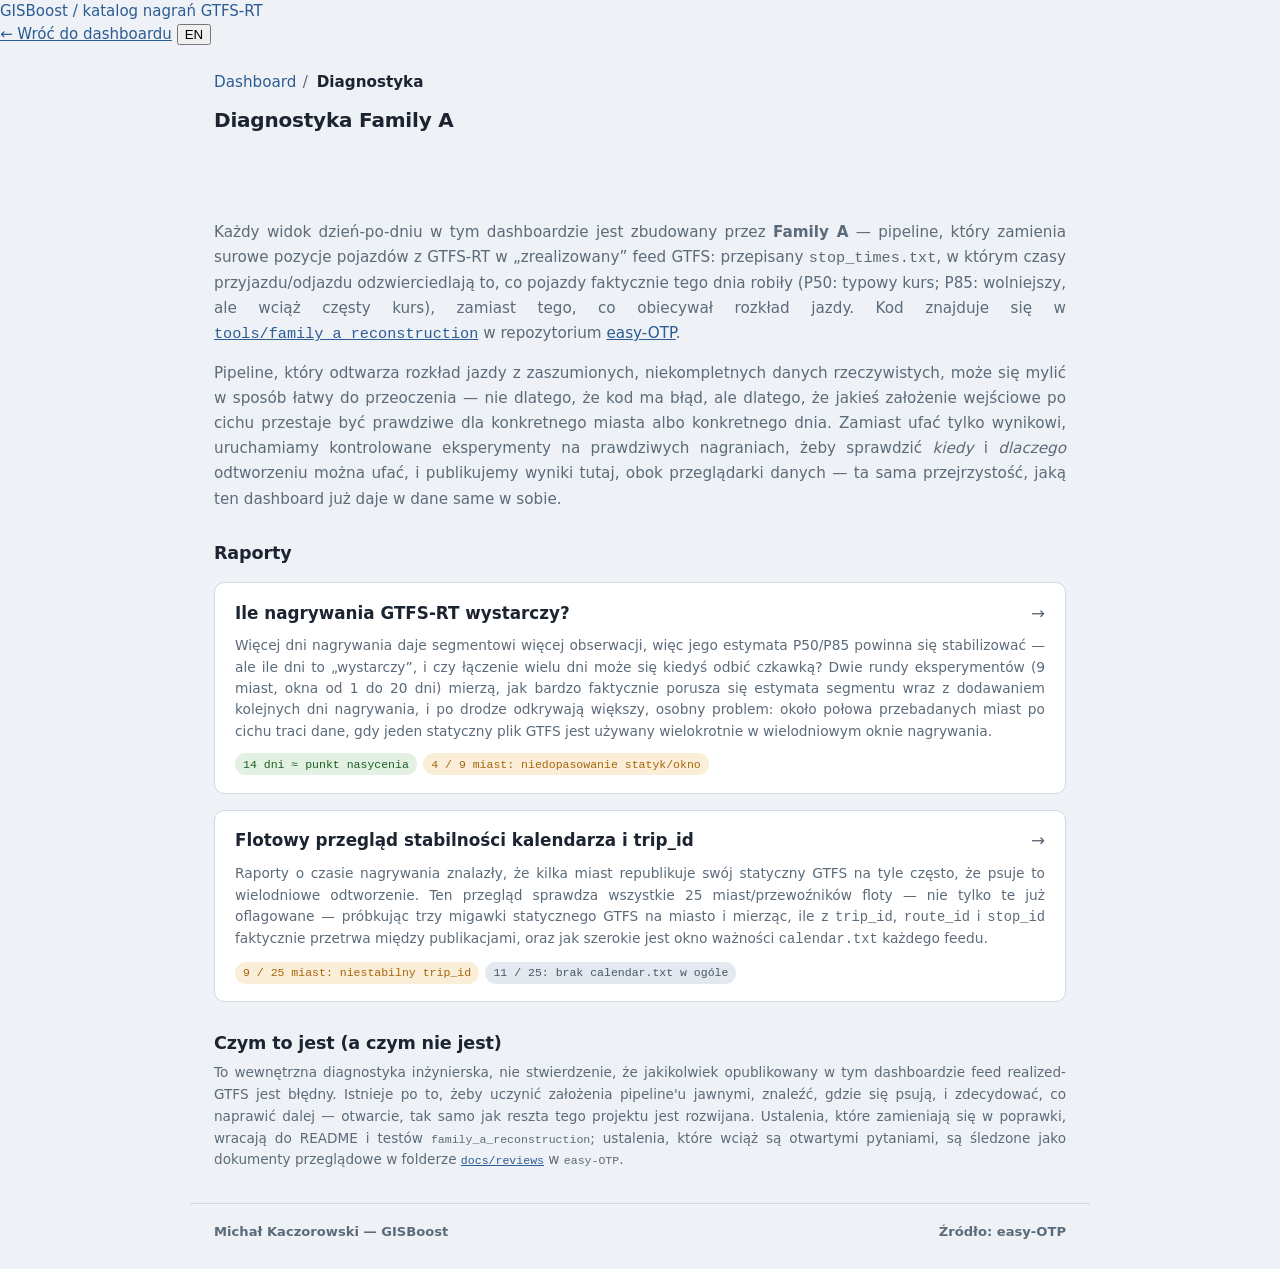
<file: diagnostics/index.html>
<!DOCTYPE html>
<html lang="pl">
<head>
  <meta charset="utf-8" />
  <meta name="viewport" content="width=device-width, initial-scale=1" />
  <title>Family A diagnostics — GTFS-RT catalog</title>
  <meta name="description" content="How we validate the Family A GTFS-RT reconstruction pipeline: recording-duration experiments and a fleet-wide static GTFS calendar survey.">
  <link rel="canonical" href="https://gisboost.github.io/gtfs-dashboard/diagnostics/">
  <link rel="icon" href="/assets/favicon.ico">
  <link rel="stylesheet" href="../styles.css" />
  <link rel="stylesheet" href="diagnostics.css" />
</head>
<body>
  <div class="topbar">
    <a class="brand" href="../index.html" style="text-decoration:none;">
      <span class="mark">GISBoost</span>
      <span class="sub" data-i18n="brandSub">/ katalog nagrań GTFS-RT</span>
    </a>
    <nav class="topnav">
      <a class="topnav-link" href="../index.html" data-i18n="diagBackToDashboard">← Wróć do dashboardu</a>
      <button class="topnav-link" id="langToggleBtn" type="button" data-i18n-aria-label="langToggleAriaLabel">EN</button>
    </nav>
  </div>

  <main>
    <div class="crumbs">
      <a href="../index.html" style="color:var(--blue); text-decoration:none;">Dashboard</a>
      <span class="sep">/</span>
      <button disabled data-i18n="navDiagnostics">Diagnostyka</button>
    </div>
    <h1 class="page-title" data-i18n="diagIdxTitle">Diagnostyka Family A</h1>
  </main>

  <div class="diag-hero">
    <p class="diag-lede" data-i18n-html="diagIdxLede1Html"></p>
    <p class="diag-lede" data-i18n-html="diagIdxLede2Html"></p>
  </div>

  <section class="diag-section" style="margin-top: 1.75rem;">
    <h2 data-i18n="diagIdxReportsHeading">Raporty</h2>
    <div class="grid" style="grid-template-columns: 1fr; gap: 1rem; margin-top: 1rem;">

      <a class="diag-report-card" href="recording-duration.html">
        <h3><span data-i18n="diagIdxReport1Title">Ile nagrywania GTFS-RT wystarczy?</span> <span class="arrow">→</span></h3>
        <p data-i18n-html="diagIdxReport1DescHtml"></p>
        <div class="report-card-stats">
          <span class="pill" data-i18n="diagIdxReport1Stat1">14 dni ≈ punkt nasycenia</span>
          <span class="pill warn" data-i18n="diagIdxReport1Stat2">4 / 9 miast: niedopasowanie statyk/okno</span>
        </div>
      </a>

      <a class="diag-report-card" href="calendar-window-survey.html">
        <h3><span data-i18n="diagIdxReport2Title">Flotowy przegląd stabilności kalendarza i trip_id</span> <span class="arrow">→</span></h3>
        <p data-i18n-html="diagIdxReport2DescHtml"></p>
        <div class="report-card-stats">
          <span class="pill warn" data-i18n="diagIdxReport2Stat1">9 / 25 miast: niestabilny trip_id</span>
          <span class="pill unknown" data-i18n="diagIdxReport2Stat2">11 / 25: brak calendar.txt</span>
        </div>
      </a>

    </div>
  </section>

  <section class="diag-section">
    <h2 data-i18n="diagIdxAboutHeading">Czym to jest (a czym nie jest)</h2>
    <p class="diag-sub" data-i18n-html="diagIdxAboutTextHtml"></p>
  </section>

  <footer class="sitefooter">
    <div class="footer-bottom">
      <a class="footer-signature" href="https://gisboost.github.io/" target="_blank" rel="noopener">Michał Kaczorowski — GISBoost</a>
      <a class="footer-signature" href="https://github.com/GISBoost/easy-OTP" target="_blank" rel="noopener" data-i18n="diagSourceEasyOtp">Źródło: easy-OTP</a>
    </div>
  </footer>

  <script src="../i18n.js"></script>
</body>
</html>
</file>
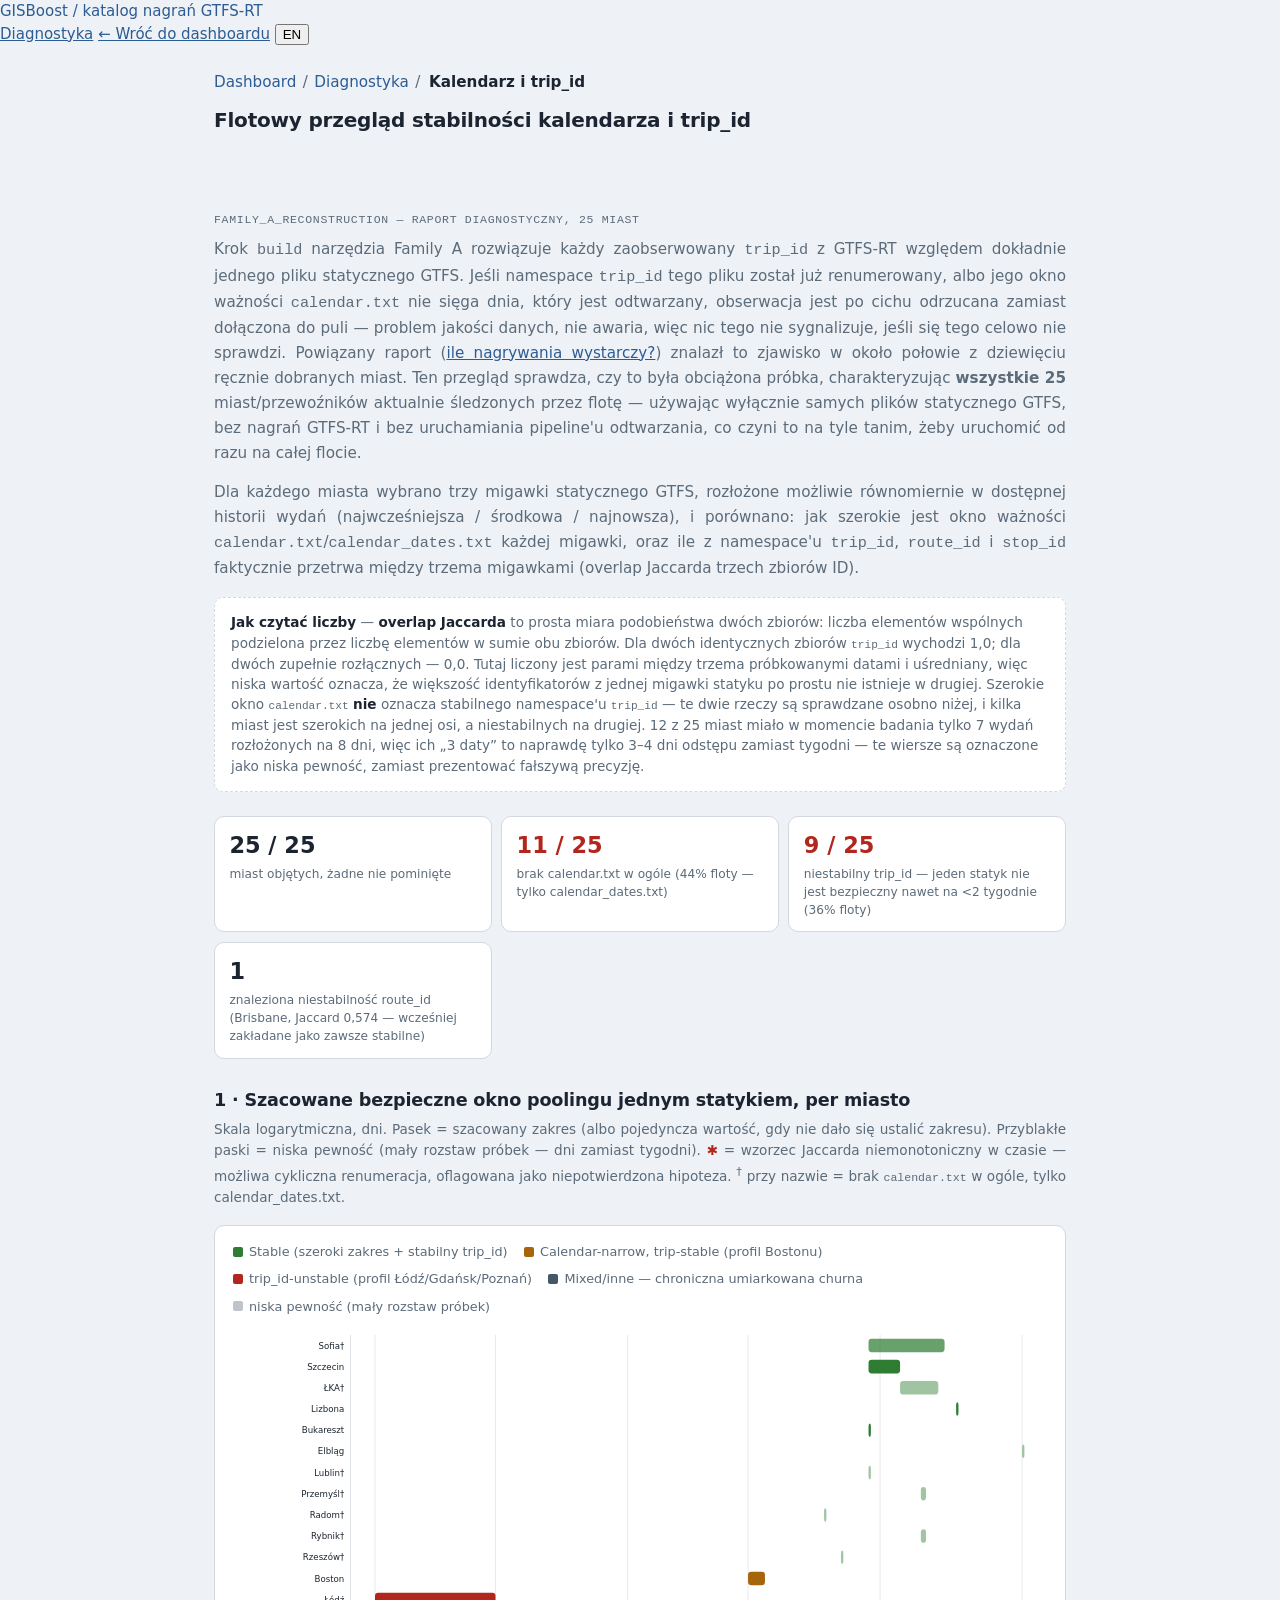
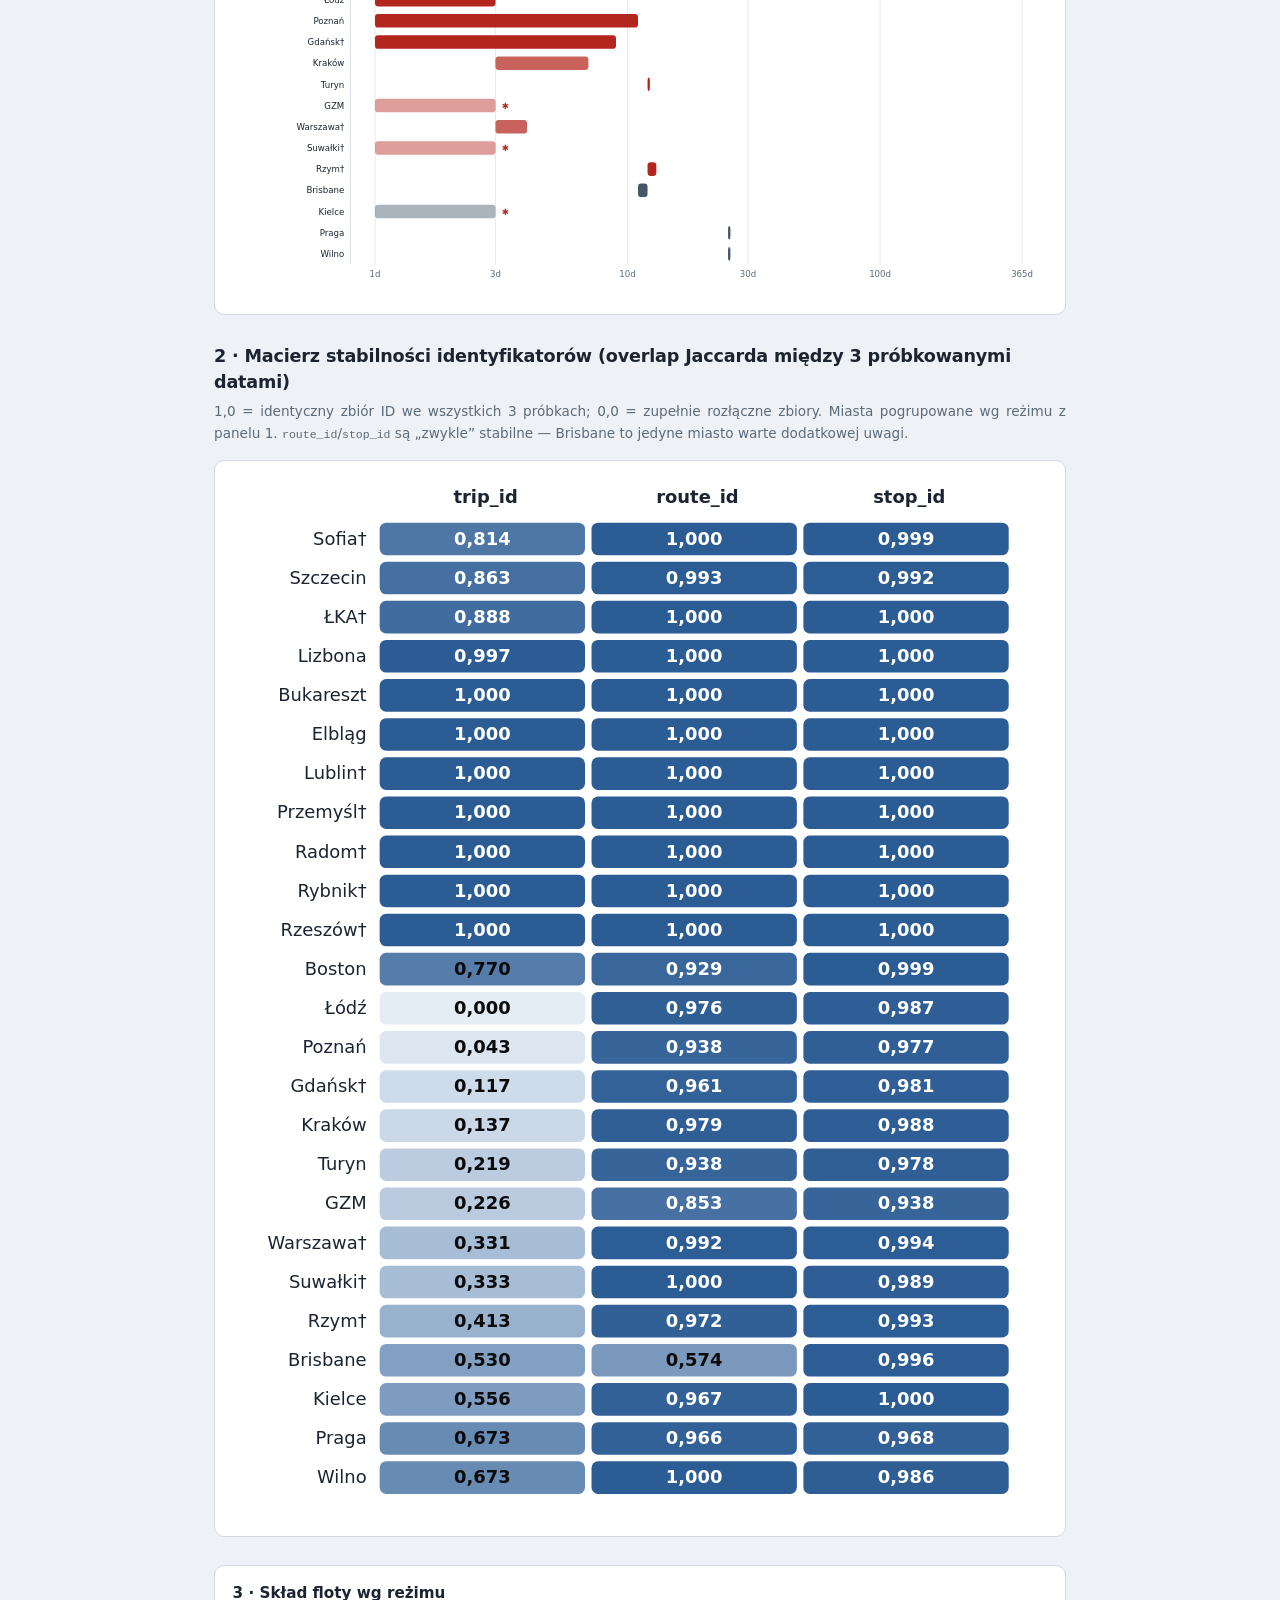
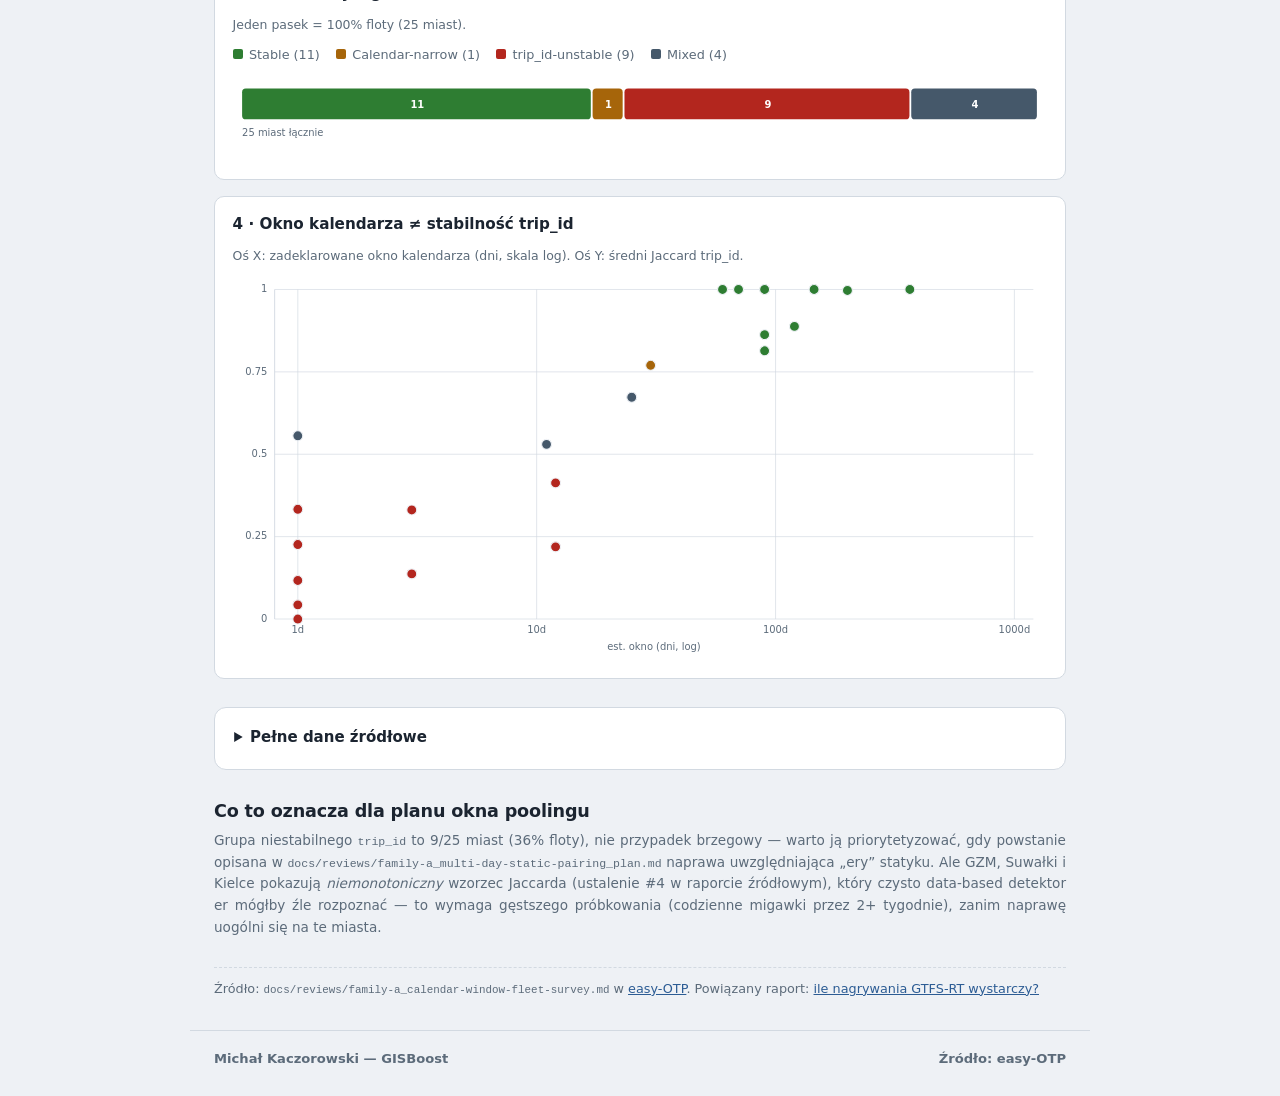
<file: diagnostics/calendar-window-survey.html>
<!DOCTYPE html>
<html lang="pl">
<head>
  <meta charset="utf-8" />
  <meta name="viewport" content="width=device-width, initial-scale=1" />
  <title>Fleet-wide calendar &amp; trip_id stability survey — Family A diagnostics</title>
  <meta name="description" content="Static-GTFS-only survey of all 25 cities/operators in the fleet: calendar.txt validity windows and trip_id/route_id/stop_id stability across three sampled dates each.">
  <link rel="canonical" href="https://gisboost.github.io/gtfs-dashboard/diagnostics/calendar-window-survey.html">
  <link rel="icon" href="/assets/favicon.ico">
  <link rel="stylesheet" href="../styles.css" />
  <link rel="stylesheet" href="diagnostics.css" />
</head>
<body>
  <div class="topbar">
    <a class="brand" href="../index.html" style="text-decoration:none;">
      <span class="mark">GISBoost</span>
      <span class="sub" data-i18n="brandSub">/ katalog nagrań GTFS-RT</span>
    </a>
    <nav class="topnav">
      <a class="topnav-link" href="index.html" data-i18n="navDiagnostics">Diagnostyka</a>
      <a class="topnav-link" href="../index.html" data-i18n="diagBackToDashboard">← Wróć do dashboardu</a>
      <button class="topnav-link" id="langToggleBtn" type="button" data-i18n-aria-label="langToggleAriaLabel">EN</button>
    </nav>
  </div>

  <main>
    <div class="crumbs">
      <a href="../index.html" style="color:var(--blue); text-decoration:none;">Dashboard</a>
      <span class="sep">/</span>
      <a href="index.html" style="color:var(--blue); text-decoration:none;" data-i18n="navDiagnostics">Diagnostyka</a>
      <span class="sep">/</span>
      <button disabled data-i18n="diagCalCrumb">Kalendarz i trip_id</button>
    </div>
    <h1 class="page-title" data-i18n="diagCalTitle">Flotowy przegląd stabilności kalendarza i trip_id</h1>
  </main>

  <div class="diag-hero">
    <div class="diag-kicker" data-i18n="diagCalKicker">family_a_reconstruction — raport diagnostyczny, 25 miast</div>
    <p class="diag-lede" data-i18n-html="diagCalLede1Html"></p>
    <p class="diag-lede" data-i18n-html="diagCalLede2Html"></p>
    <div class="note" style="margin-top:1rem;" data-i18n-html="diagCalGlossaryHtml"></div>
  </div>

  <section class="diag-section" style="margin-top:1.5rem;">
    <div class="stat-tiles">
      <div class="stat-tile"><div class="stat-value">25 / 25</div><div class="stat-label" data-i18n="diagCalStat1Label"></div></div>
      <div class="stat-tile"><div class="stat-value" style="color:var(--red);">11 / 25</div><div class="stat-label" data-i18n-html="diagCalStat2Label"></div></div>
      <div class="stat-tile"><div class="stat-value" style="color:var(--red);">9 / 25</div><div class="stat-label" data-i18n-html="diagCalStat3Label"></div></div>
      <div class="stat-tile"><div class="stat-value">1</div><div class="stat-label" data-i18n-html="diagCalStat4Label"></div></div>
    </div>
  </section>

  <section class="diag-section">
    <h2 data-i18n="diagCalS1Heading"></h2>
    <p class="diag-sub" data-i18n-html="diagCalS1SubHtml"></p>
    <div class="chart-card">
      <div class="diag-legend" id="leg-bar"></div>
      <svg id="chart-window" viewBox="0 0 1040 720" width="100%"></svg>
    </div>
  </section>

  <section class="diag-section">
    <h2 data-i18n="diagCalS2Heading"></h2>
    <p class="diag-sub" data-i18n-html="diagCalS2SubHtml"></p>
    <div class="chart-card">
      <svg id="chart-jaccard" viewBox="0 0 720 720" width="100%"></svg>
    </div>
  </section>

  <div class="diag-stack">
    <div class="chart-card">
      <div class="chart-title" id="s3-title"></div>
      <p class="chart-caption" id="s3-caption" style="margin-bottom:0.6rem;"></p>
      <div class="diag-legend" id="leg-regime"></div>
      <svg id="chart-regime" viewBox="0 0 900 90" width="100%"></svg>
    </div>
    <div class="chart-card">
      <div class="chart-title" id="s4-title"></div>
      <p class="chart-caption" id="s4-caption" style="margin-bottom:0.6rem;"></p>
      <svg id="chart-scatter" viewBox="0 0 900 420" width="100%"></svg>
    </div>
  </div>

  <section class="diag-section">
    <details class="datatable" style="background:var(--paper-raised); border:1px solid var(--line); border-radius:12px; padding:0.2rem 1.2rem 1rem;">
      <summary style="cursor:pointer; padding:0.9rem 0 0.3rem; font-weight:700;" data-i18n="diagFullSourceData"></summary>
      <div id="data-tables"></div>
    </details>
  </section>

  <section class="diag-section">
    <h2 data-i18n="diagCalAboutHeading"></h2>
    <p class="diag-sub" data-i18n-html="diagCalAboutTextHtml"></p>
  </section>

  <section class="diag-section">
    <p class="diag-source-note" data-i18n-html="diagCalSourceNoteHtml"></p>
  </section>

  <footer class="sitefooter">
    <div class="footer-bottom">
      <a class="footer-signature" href="https://gisboost.github.io/" target="_blank" rel="noopener">Michał Kaczorowski — GISBoost</a>
      <a class="footer-signature" href="https://github.com/GISBoost/easy-OTP" target="_blank" rel="noopener" data-i18n="diagSourceEasyOtp"></a>
    </div>
  </footer>

  <div class="diag-tooltip" id="tooltip"></div>

  <script src="../i18n.js"></script>
<script>
(function () {
  "use strict";
  var cs = getComputedStyle(document.documentElement);
  function tok(name) { return cs.getPropertyValue(name).trim(); }

  var tip = document.getElementById("tooltip");
  function showTip(html, evt) { tip.innerHTML = html; tip.classList.add("show"); moveTip(evt); }
  function moveTip(evt) {
    var x = evt.clientX + 14, y = evt.clientY + 14, w = 280, h = 90;
    if (x + w > window.innerWidth) x = evt.clientX - w - 14;
    if (y + h > window.innerHeight) y = evt.clientY - h - 14;
    tip.style.left = x + "px"; tip.style.top = y + "px";
  }
  function hideTip() { tip.classList.remove("show"); }
  document.addEventListener("mousemove", function (e) { if (tip.classList.contains("show")) moveTip(e); });

  var NS = "http://www.w3.org/2000/svg";
  function el(tag, attrs, parent) {
    var e = document.createElementNS(NS, tag);
    for (var k in attrs) e.setAttribute(k, attrs[k]);
    if (parent) parent.appendChild(e);
    return e;
  }
  function fmt(n, d) { if (n == null) return "—"; return n.toLocaleString(getLang() === "en" ? "en-US" : "pl-PL", { minimumFractionDigits: d || 0, maximumFractionDigits: d || 0 }); }

  function hex2rgb(h) { h = h.replace("#", ""); return [parseInt(h.slice(0,2),16), parseInt(h.slice(2,4),16), parseInt(h.slice(4,6),16)]; }
  function rgb2hex(r) { return "#" + r.map(function (v) { return Math.round(Math.max(0,Math.min(255,v))).toString(16).padStart(2, "0"); }).join(""); }
  function seqColor(t) {
    t = Math.max(0, Math.min(1, t));
    var a = hex2rgb(tok("--blue-soft")), b = hex2rgb(tok("--blue"));
    return rgb2hex([a[0]+(b[0]-a[0])*t, a[1]+(b[1]-a[1])*t, a[2]+(b[2]-a[2])*t]);
  }
  function relLuminance(hex) {
    var c = hex2rgb(hex).map(function (v) { v /= 255; return v <= 0.03928 ? v / 12.92 : Math.pow((v + 0.055) / 1.055, 2.4); });
    return 0.2126 * c[0] + 0.7152 * c[1] + 0.0722 * c[2];
  }
  function inkForBg(hexBg) {
    var L = relLuminance(hexBg);
    var contrastBlack = (L + 0.05) / 0.05;
    var contrastWhite = 1.05 / (L + 0.05);
    return contrastBlack >= contrastWhite ? "#0b0b0b" : "#ffffff";
  }

  var REGIME_COLOR = { "Stable": "--green", "Calendar-narrow": "--amber", "trip_id-unstable": "--red", "Mixed": "--slate" };
  var REGIME_LABEL = {
    pl: { "Stable": "Stable (szeroki zakres + stabilny trip_id)", "Calendar-narrow": "Calendar-narrow, trip-stable (profil Bostonu)", "trip_id-unstable": "trip_id-unstable (profil Łódź/Gdańsk/Poznań)", "Mixed": "Mixed/inne — chroniczna umiarkowana churna" },
    en: { "Stable": "Stable (wide window + stable trip_id)", "Calendar-narrow": "Calendar-narrow, trip-stable (Boston's profile)", "trip_id-unstable": "trip_id-unstable (Łódź/Gdańsk/Poznań's profile)", "Mixed": "Mixed/other — chronic moderate churn" }
  };
  function regimeLabel(r) { return REGIME_LABEL[getLang()][r]; }

  var CONF_LABEL = { pl: ["niska", "średnia", "wysoka"], en: ["low", "medium", "high"] };

  var CITY_NAMES = {
    sofia: { pl: "Sofia", en: "Sofia" }, szczecin: { pl: "Szczecin", en: "Szczecin" }, lka: { pl: "ŁKA", en: "LKA" },
    lisbon: { pl: "Lizbona", en: "Lisbon" }, bucharest: { pl: "Bukareszt", en: "Bucharest" }, elblag: { pl: "Elbląg", en: "Elbląg" },
    lublin: { pl: "Lublin", en: "Lublin" }, przemysl: { pl: "Przemyśl", en: "Przemyśl" }, radom: { pl: "Radom", en: "Radom" },
    rybnik: { pl: "Rybnik", en: "Rybnik" }, rzeszow: { pl: "Rzeszów", en: "Rzeszów" }, boston: { pl: "Boston", en: "Boston" },
    lodz: { pl: "Łódź", en: "Łódź" }, poznan: { pl: "Poznań", en: "Poznań" }, gdansk: { pl: "Gdańsk", en: "Gdańsk" },
    krakow: { pl: "Kraków", en: "Kraków" }, turin: { pl: "Turyn", en: "Turin" }, gzm: { pl: "GZM", en: "GZM" },
    warsaw: { pl: "Warszawa", en: "Warsaw" }, suwalki: { pl: "Suwałki", en: "Suwałki" }, rome: { pl: "Rzym", en: "Rome" },
    brisbane: { pl: "Brisbane", en: "Brisbane" }, kielce: { pl: "Kielce", en: "Kielce" }, prague: { pl: "Praga", en: "Prague" },
    vilnius: { pl: "Wilno", en: "Vilnius" }
  };
  function cn(slug) { return CITY_NAMES[slug][getLang()]; }

  var L = {
    pl: {
      lowConfLegend: "niska pewność (mały rozstaw próbek)", estWindow: "szac. bezpieczne okno", tripJaccard: "trip_id Jaccard",
      routeShort: "route_id", stopShort: "stop_id", confidence: "pewność", days: "dni", noDataOnlyNetwork: "jedyna sieć w tej próbie z niestabilnym route_id",
      totalFleet: "25 miast łącznie", ofFleet: "/ 25 miast", estWindowShort: "est. okno",
      tblCity: "Miasto", tblRegime: "Reżim", tblTripJ: "trip_id J.", tblRouteJ: "route_id J.", tblStopJ: "stop_id J.",
      tblWindow: "Okno (dni)", tblConfidence: "Pewność", tblNote: "Uwaga", tblCaption: "Wszystkie 25 miast — pełne dane",
      footnote: "† = brak calendar.txt (tylko calendar_dates.txt) · ✱ = wzorzec Jaccarda niemonotoniczny w czasie (niepotwierdzona hipoteza cyklicznej renumeracji)",
      s3Title: "3 · Skład floty wg reżimu", s3Caption: "Jeden pasek = 100% floty (25 miast).",
      s4Title: "4 · Okno kalendarza ≠ stabilność trip_id",
      s4Caption: "Oś X: zadeklarowane okno kalendarza (dni, skala log). Oś Y: średni Jaccard trip_id."
    },
    en: {
      lowConfLegend: "low confidence (small sample spread)", estWindow: "est. safe window", tripJaccard: "trip_id Jaccard",
      routeShort: "route_id", stopShort: "stop_id", confidence: "confidence", days: "days", noDataOnlyNetwork: "the only route_id-unstable network in the sample",
      totalFleet: "25 cities total", ofFleet: "/ 25 cities", estWindowShort: "est. window",
      tblCity: "City", tblRegime: "Regime", tblTripJ: "trip_id J.", tblRouteJ: "route_id J.", tblStopJ: "stop_id J.",
      tblWindow: "Window (days)", tblConfidence: "Confidence", tblNote: "Note", tblCaption: "All 25 cities — full data",
      footnote: "† = no calendar.txt (calendar_dates.txt only) · ✱ = Jaccard pattern non-monotonic over time (unconfirmed cyclical-renumbering hypothesis)",
      s3Title: "3 · Fleet composition by regime", s3Caption: "One bar = 100% of the fleet (25 cities).",
      s4Title: "4 · Calendar window ≠ trip_id stability",
      s4Caption: "X: stated calendar window (days, log). Y: mean trip_id Jaccard."
    }
  };
  function loc() { return L[getLang()]; }

  // slug, regime, tripJ, routeJ, stopJ, winLo, winHi, confidence(0/1/2), anomalous, noCalendar, note{pl,en}
  var DATA = [
    ["sofia", "Stable", 0.814, 1.000, 0.999, 90, 180, 1, false, true, { pl: "calendar_dates-only, 450–465k wierszy/snapshot — okno formalne nierealistyczne (>3 lata), tu ograniczone do praktycznego sufitu", en: "calendar_dates-only, 450–465k rows/snapshot — the file's formal window is unrealistic (>3 years), capped here to a practical ceiling" }],
    ["szczecin", "Stable", 0.863, 0.993, 0.992, 90, 120, 2, false, false, { pl: "", en: "" }],
    ["lka", "Stable", 0.888, 1.000, 1.000, 120, 170, 0, false, true, { pl: "mały rozstaw próbek (3–4 dni)", en: "small sample spread (3–4 days)" }],
    ["lisbon", "Stable", 0.997, 1.000, 1.000, 200, 200, 2, false, false, { pl: "", en: "" }],
    ["bucharest", "Stable", 1.000, 1.000, 1.000, 90, 90, 2, false, false, { pl: "", en: "" }],
    ["elblag", "Stable", 1.000, 1.000, 1.000, 365, 365, 0, false, false, { pl: "mały rozstaw próbek (7 dni)", en: "small sample spread (7 days)" }],
    ["lublin", "Stable", 1.000, 1.000, 1.000, 90, 90, 0, false, true, { pl: "mały rozstaw próbek, calendar_dates-only", en: "small sample spread, calendar_dates-only" }],
    ["przemysl", "Stable", 1.000, 1.000, 1.000, 145, 152, 0, false, true, { pl: "mały rozstaw próbek, calendar_dates-only", en: "small sample spread, calendar_dates-only" }],
    ["radom", "Stable", 1.000, 1.000, 1.000, 60, 60, 0, false, true, { pl: "mały rozstaw próbek, calendar_dates-only", en: "small sample spread, calendar_dates-only" }],
    ["rybnik", "Stable", 1.000, 1.000, 1.000, 145, 152, 0, false, true, { pl: "mały rozstaw próbek, calendar_dates-only", en: "small sample spread, calendar_dates-only" }],
    ["rzeszow", "Stable", 1.000, 1.000, 1.000, 70, 70, 0, false, true, { pl: "mały rozstaw próbek, calendar_dates-only", en: "small sample spread, calendar_dates-only" }],
    ["boston", "Calendar-narrow", 0.770, 0.929, 0.999, 30, 35, 2, false, false, { pl: "okno kalendarza maleje z każdą kolejną publikacją (37→60→… obserwowane kurczenie)", en: "calendar window shrinks with each new publication (37→60→… observed narrowing)" }],
    ["lodz", "trip_id-unstable", 0.000, 0.976, 0.987, 1, 3, 2, false, false, { pl: "potwierdza wcześniejszy handoff — Jaccard=0 przy każdej 13-dniowej parze", en: "confirms an earlier handoff finding — Jaccard=0 on every 13-day pair" }],
    ["poznan", "trip_id-unstable", 0.043, 0.938, 0.977, 1, 11, 2, false, false, { pl: "potwierdza profil z rund 1/2", en: "confirms the profile from rounds 1/2" }],
    ["gdansk", "trip_id-unstable", 0.117, 0.961, 0.981, 1, 9, 2, false, true, { pl: "calendar_dates-only", en: "calendar_dates-only" }],
    ["krakow", "trip_id-unstable", 0.137, 0.979, 0.988, 3, 7, 1, false, false, { pl: "mały rozstaw próbek", en: "small sample spread" }],
    ["turin", "trip_id-unstable", 0.219, 0.938, 0.978, 12, 12, 2, false, false, { pl: "spada do 0,05 przy 13–25 dniach", en: "drops to 0.05 at 13–25 days" }],
    ["gzm", "trip_id-unstable", 0.226, 0.853, 0.938, 1, 3, 0, true, false, { pl: "calendar.txt ważny dosłownie 1 dzień (codzienna republikacja); Jaccard niemonotoniczny", en: "calendar.txt is valid for literally 1 day (republished daily); Jaccard is non-monotonic" }],
    ["warsaw", "trip_id-unstable", 0.331, 0.992, 0.994, 3, 4, 1, false, true, { pl: "calendar_dates-only, mały rozstaw próbek", en: "calendar_dates-only, small sample spread" }],
    ["suwalki", "trip_id-unstable", 0.333, 1.000, 0.989, 1, 3, 0, true, true, { pl: "Jaccard 1,0→0,0→0,0 — niemonotoniczny, calendar_dates-only", en: "Jaccard 1.0→0.0→0.0 — non-monotonic, calendar_dates-only" }],
    ["rome", "trip_id-unstable", 0.413, 0.972, 0.993, 12, 13, 2, false, true, { pl: "chroniczna umiarkowana churna, brak wyraźnego trendu, calendar_dates-only", en: "chronic moderate churn, no clear trend, calendar_dates-only" }],
    ["brisbane", "Mixed", 0.530, 0.574, 0.996, 11, 12, 2, false, false, { pl: "route_id Jaccard 0,574 — jedyne miasto z niestabilnym route_id (1302→926 tras)", en: "route_id Jaccard 0.574 — the only city with an unstable route_id (1302→926 routes)" }],
    ["kielce", "Mixed", 0.556, 0.967, 1.000, 1, 3, 0, true, false, { pl: "Jaccard niemonotoniczny, mały rozstaw próbek", en: "Jaccard is non-monotonic, small sample spread" }],
    ["prague", "Mixed", 0.673, 0.966, 0.968, 25, 25, 2, false, false, { pl: "powolny, niemonotoniczny spadek 0,75→0,57→0,70", en: "slow, non-monotonic decline 0.75→0.57→0.70" }],
    ["vilnius", "Mixed", 0.673, 1.000, 0.986, 25, 25, 2, false, false, { pl: "powolny spadek, podobny profil do Pragi", en: "slow decline, similar profile to Prague" }]
  ];

  // ================= Panel 1: sorted window bar chart =================
  function windowBarChart() {
    var svg = document.getElementById("chart-window");
    svg.innerHTML = "";
    var W = 1040, H = 720, ML = 150, MR = 20, MT = 10, MB = 34;
    var pw = W - ML - MR, ph = H - MT - MB;
    var n = DATA.length;
    var rowH = ph / n;

    var lo = Math.log10(0.8), hi = Math.log10(400);
    function xPos(v) { return ML + ((Math.log10(Math.max(v, 0.9)) - lo) / (hi - lo)) * pw; }
    [1, 3, 10, 30, 100, 365].forEach(function (v) {
      var x = xPos(v);
      el("line", { class: "grid-line", x1: x, x2: x, y1: MT, y2: H - MB }, svg);
      el("text", { x: x, y: H - MB + 16, "text-anchor": "middle", class: "muted" }, svg).textContent = v + "d";
    });
    el("line", { class: "axis-line", x1: ML, x2: ML, y1: MT, y2: H - MB }, svg);

    var legend = document.getElementById("leg-bar");
    legend.innerHTML = "";
    ["Stable", "Calendar-narrow", "trip_id-unstable", "Mixed"].forEach(function (r) {
      var d = document.createElement("div"); d.className = "item";
      d.innerHTML = '<span class="swatch" style="background:' + tok(REGIME_COLOR[r]) + '"></span>' + regimeLabel(r);
      legend.appendChild(d);
    });
    var lowConf = document.createElement("div"); lowConf.className = "item";
    lowConf.innerHTML = '<span class="swatch" style="background:' + tok("--ink-muted") + '; opacity:0.4"></span>' + loc().lowConfLegend;
    legend.appendChild(lowConf);

    DATA.forEach(function (d, i) {
      var y = MT + i * rowH + rowH * 0.18;
      var barH = rowH * 0.64;
      var x0 = xPos(d[5]), x1 = xPos(d[6]);
      var color = tok(REGIME_COLOR[d[1]]);
      var opacity = d[7] === 0 ? 0.45 : (d[7] === 1 ? 0.72 : 1);
      var rect = el("rect", {
        x: Math.min(x0, x1), y: y, width: Math.max(x1 - x0, 3), height: barH, rx: 4,
        fill: color, opacity: opacity, style: "cursor:pointer"
      }, svg);
      rect.addEventListener("mousemove", function (e) {
        var range = d[5] === d[6] ? fmt(d[5]) + " " + loc().days : fmt(d[5]) + "–" + fmt(d[6]) + " " + loc().days;
        var note = d[10][getLang()];
        var html = "<b>" + cn(d[0]) + "</b> · " + regimeLabel(d[1]) + "<br>" + loc().estWindow + ": <b>" + range + "</b>" +
          "<br>" + loc().tripJaccard + ": " + fmt(d[2], 3) + " · " + loc().routeShort + ": " + fmt(d[3], 3) + " · " + loc().stopShort + ": " + fmt(d[4], 3) +
          "<br>" + loc().confidence + ": " + CONF_LABEL[getLang()][d[7]] + (note ? "<br><i>" + note + "</i>" : "");
        showTip(html, e);
      });
      rect.addEventListener("mouseleave", hideTip);

      var labelText = cn(d[0]) + (d[9] ? "†" : "");
      var lbl = el("text", { class: "city-label", x: ML - 8, y: y + barH / 2 + 4, "text-anchor": "end" }, svg);
      lbl.textContent = labelText;
      if (d[8]) {
        el("text", { x: Math.max(x1, x0) + 8, y: y + barH / 2 + 4, style: "fill:" + tok("--red"), "font-weight": "700" }, svg).textContent = "✱";
      }
    });
  }

  // ================= Panel 2: Jaccard heatmap =================
  function jaccardHeatmap() {
    var svg = document.getElementById("chart-jaccard");
    svg.innerHTML = "";
    var cols = ["trip_id", "route_id", "stop_id"];
    var rowH = 24, colW = 130, ML = 90, MT = 26;
    var W = ML + colW * cols.length + 20;
    var H = MT + rowH * DATA.length + 10;
    svg.setAttribute("viewBox", "0 0 " + W + " " + H);

    cols.forEach(function (c, ci) {
      el("text", { x: ML + ci * colW + colW / 2, y: MT - 10, "text-anchor": "middle", "font-weight": "600", style: "fill:" + tok("--ink") }, svg).textContent = c;
    });

    DATA.forEach(function (d, ri) {
      var y = MT + ri * rowH;
      el("text", { class: "city-label", x: ML - 8, y: y + rowH / 2 + 3.5, "text-anchor": "end", "font-size": "10.5px" }, svg).textContent = cn(d[0]) + (d[9] ? "†" : "");
      [d[2], d[3], d[4]].forEach(function (v, ci) {
        var x = ML + ci * colW;
        var fill = seqColor(v);
        var g = el("g", {}, svg);
        el("rect", { x: x, y: y + 2, width: colW - 4, height: rowH - 4, rx: 4, fill: fill, style: "cursor:pointer" }, g);
        // fill via inline style, not the fill attribute: the .chart-card svg text CSS rule
        // (var(--ink-muted)) beats a presentation attribute in the cascade regardless of
        // selector specificity, so a plain fill="..." here would be silently overridden.
        var t = el("text", { x: x + (colW - 4) / 2, y: y + rowH / 2 + 3.5, "text-anchor": "middle", "font-size": "11px", "font-weight": "700", style: "fill:" + inkForBg(fill) }, g);
        t.textContent = fmt(v, 3);
        g.addEventListener("mousemove", function (e) {
          showTip("<b>" + cn(d[0]) + "</b><br>" + cols[ci] + " Jaccard: <b>" + fmt(v, 3) + "</b>" + (ci === 1 && d[0] === "brisbane" ? "<br><i>" + loc().noDataOnlyNetwork + "</i>" : ""), e);
        });
        g.addEventListener("mouseleave", hideTip);
      });
    });
  }

  // ================= Panel 3: regime composition bar =================
  function regimeBar() {
    var svg = document.getElementById("chart-regime");
    svg.innerHTML = "";
    var counts = { "Stable": 11, "Calendar-narrow": 1, "trip_id-unstable": 9, "Mixed": 4 };
    var order = ["Stable", "Calendar-narrow", "trip_id-unstable", "Mixed"];
    var W = 900, H = 90, x = 10, barY = 15, barH = 34, barW = W - 20;
    var total = 25;
    var legend = document.getElementById("leg-regime");
    legend.innerHTML = "";
    order.forEach(function (r) {
      var w = (counts[r] / total) * barW;
      var g = el("g", {}, svg);
      el("rect", { x: x, y: barY, width: Math.max(w - 2, 0), height: barH, rx: 4, fill: tok(REGIME_COLOR[r]), style: "cursor:pointer" }, g);
      if (w > 34) el("text", { x: x + w / 2, y: barY + barH / 2 + 4, "text-anchor": "middle", style: "fill:" + inkForBg(tok(REGIME_COLOR[r])), "font-weight": "700" }, g).textContent = counts[r];
      g.addEventListener("mousemove", function (e) { showTip("<b>" + regimeLabel(r) + "</b><br>" + counts[r] + " " + loc().ofFleet + " (" + fmt(counts[r]/total*100, 0) + "%)", e); });
      g.addEventListener("mouseleave", hideTip);
      x += w;
      var item = document.createElement("div"); item.className = "item";
      item.innerHTML = '<span class="swatch" style="background:' + tok(REGIME_COLOR[r]) + '"></span>' + r + " (" + counts[r] + ")";
      legend.appendChild(item);
    });
    el("text", { x: 10, y: barY + barH + 18, class: "muted" }, svg).textContent = loc().totalFleet;
  }

  // ================= Panel 4: calendar window vs trip_id Jaccard scatter =================
  function windowScatter() {
    var svg = document.getElementById("chart-scatter");
    svg.innerHTML = "";
    var W = 900, H = 420, ML = 46, MR = 16, MT = 16, MB = 40;
    var pw = W - ML - MR, ph = H - MT - MB;
    var lo = Math.log10(0.8), hi = Math.log10(1200);
    function xPos(v) { return ML + ((Math.log10(Math.max(v, 0.9)) - lo) / (hi - lo)) * pw; }
    function yPos(v) { return MT + ph - v * ph; }

    [1, 10, 100, 1000].forEach(function (v) {
      var x = xPos(v);
      el("line", { class: "grid-line", x1: x, x2: x, y1: MT, y2: H - MB }, svg);
      el("text", { x: x, y: H - MB + 16, "text-anchor": "middle", class: "muted" }, svg).textContent = v + "d";
    });
    [0, 0.25, 0.5, 0.75, 1.0].forEach(function (v) {
      var y = yPos(v);
      el("line", { class: "grid-line", x1: ML, x2: W - MR, y1: y, y2: y }, svg);
      el("text", { x: ML - 8, y: y + 3, "text-anchor": "end", class: "muted" }, svg).textContent = v;
    });
    el("line", { class: "axis-line", x1: ML, x2: ML, y1: MT, y2: H - MB }, svg);

    DATA.forEach(function (d) {
      var calWindow = d[5];
      var cx = xPos(calWindow < 1 ? 1 : calWindow), cy = yPos(d[2]);
      var dot = el("circle", { cx: cx, cy: cy, r: 5.5, fill: tok(REGIME_COLOR[d[1]]), stroke: tok("--paper"), "stroke-width": 1.2, style: "cursor:pointer" }, svg);
      dot.addEventListener("mousemove", function (e) {
        showTip("<b>" + cn(d[0]) + "</b><br>" + loc().estWindowShort + ": " + fmt(d[5]) + (d[5]!==d[6] ? "–"+fmt(d[6]) : "") + " " + loc().days + "<br>" + loc().tripJaccard + ": <b>" + fmt(d[2], 3) + "</b>", e);
      });
      dot.addEventListener("mouseleave", hideTip);
    });
    el("text", { x: (ML + W - MR) / 2, y: H - 6, "text-anchor": "middle", class: "muted" }, svg).textContent = loc().estWindowShort + " (" + loc().days + ", log)";
  }

  // ================= data table =================
  function buildTable() {
    var host = document.getElementById("data-tables");
    var html = '<div class="table-wrap" style="margin:0.6rem 0;"><table><caption style="text-align:left; font-weight:700; padding:0.4rem 0.7rem; font-size:0.85rem;">' + loc().tblCaption + '</caption>' +
      "<thead><tr><th>" + loc().tblCity + "</th><th>" + loc().tblRegime + "</th><th>" + loc().tblTripJ + "</th><th>" + loc().tblRouteJ + "</th><th>" + loc().tblStopJ + "</th>" +
      "<th>" + loc().tblWindow + "</th><th>" + loc().tblConfidence + "</th><th>" + loc().tblNote + "</th></tr></thead><tbody>";
    DATA.forEach(function (d) {
      var note = d[10][getLang()];
      html += "<tr><td>" + cn(d[0]) + (d[9] ? " †" : "") + (d[8] ? " ✱" : "") + "</td><td>" + d[1] + '</td><td class="num">' +
        fmt(d[2],3) + '</td><td class="num">' + fmt(d[3],3) + '</td><td class="num">' + fmt(d[4],3) + '</td><td class="num">' +
        (d[5]===d[6] ? fmt(d[5]) : fmt(d[5]) + "–" + fmt(d[6])) + "</td><td>" + CONF_LABEL[getLang()][d[7]] + "</td><td style='text-align:left; white-space:normal; max-width:280px;'>" + (note || "—") + "</td></tr>";
    });
    html += "</tbody></table></div><p class='diag-footnote'>" + loc().footnote + "</p>";
    host.innerHTML = html;
  }

  function renderAll() {
    document.getElementById("s3-title").textContent = loc().s3Title;
    document.getElementById("s3-caption").textContent = loc().s3Caption;
    document.getElementById("s4-title").textContent = loc().s4Title;
    document.getElementById("s4-caption").textContent = loc().s4Caption;
    windowBarChart();
    jaccardHeatmap();
    regimeBar();
    windowScatter();
    buildTable();
  }

  renderAll();
  setLangChangeHandler(renderAll);
})();
</script>
</body>
</html>
</file>
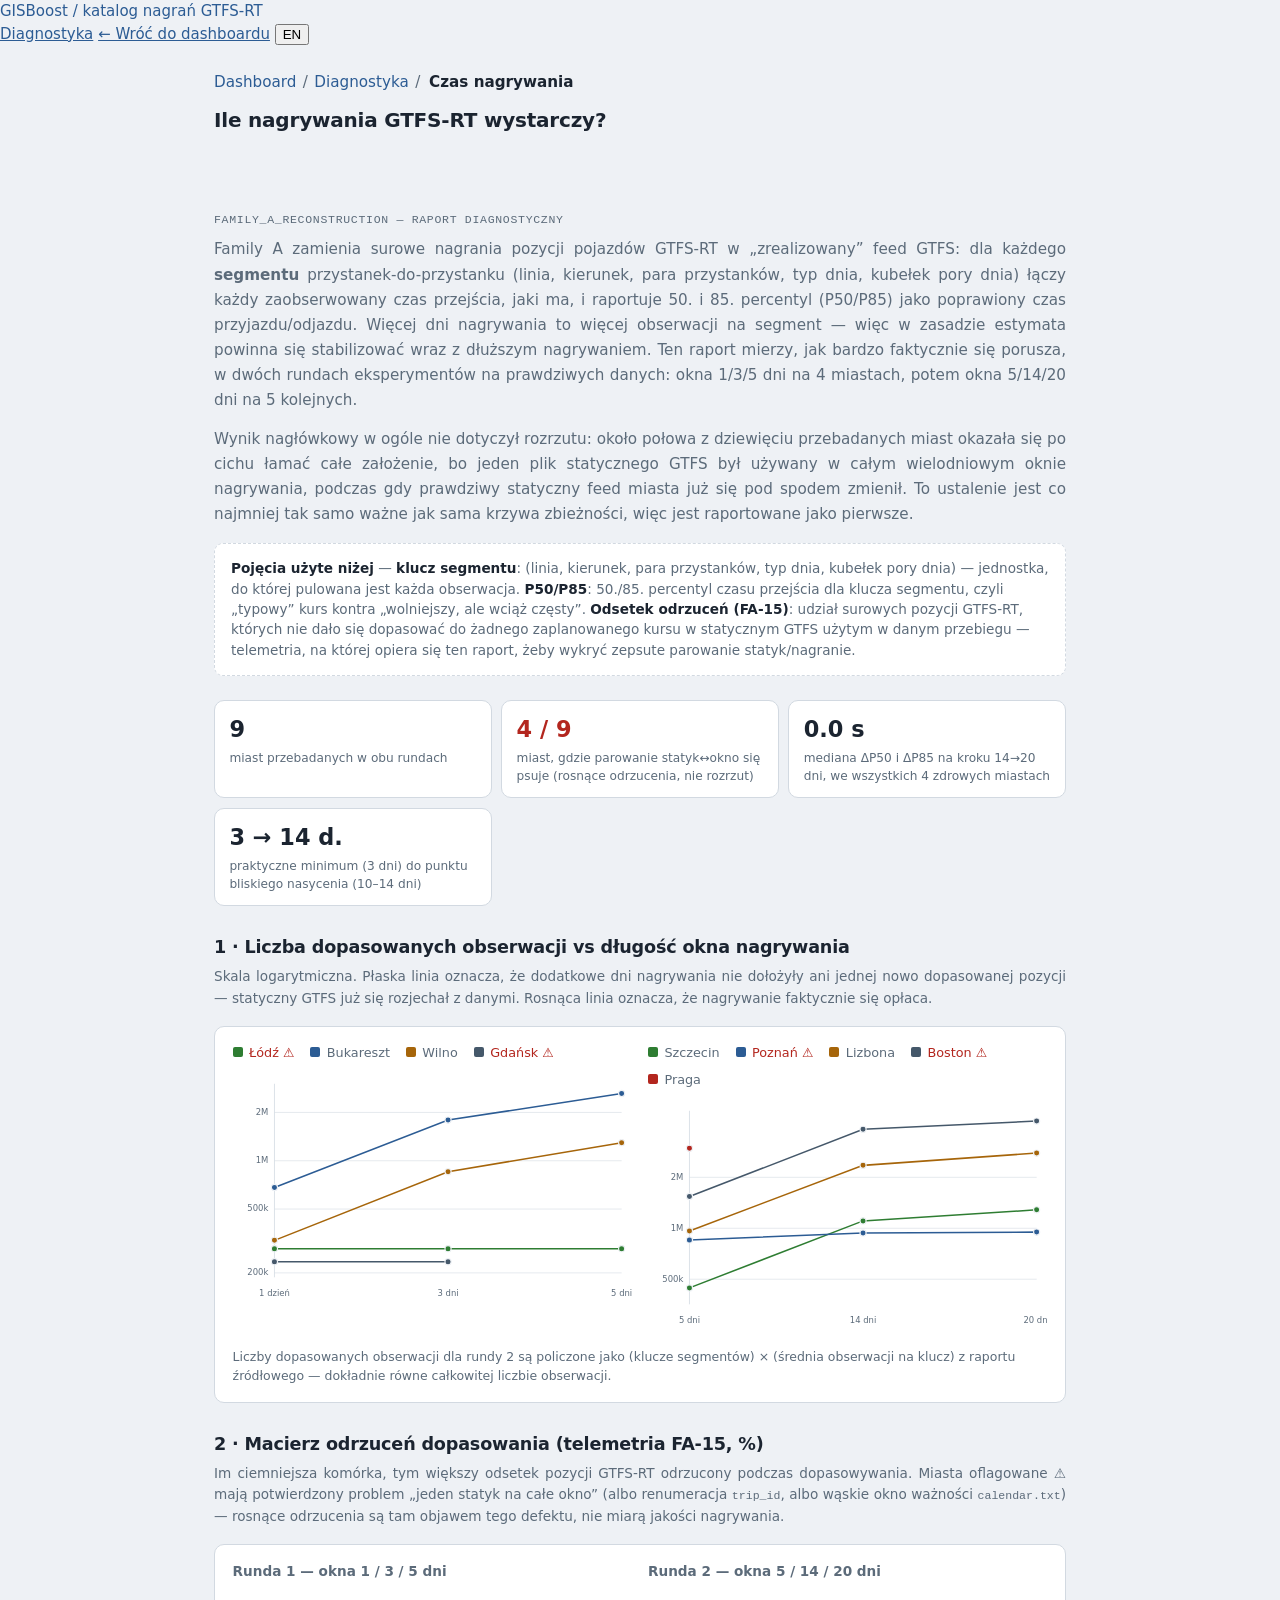
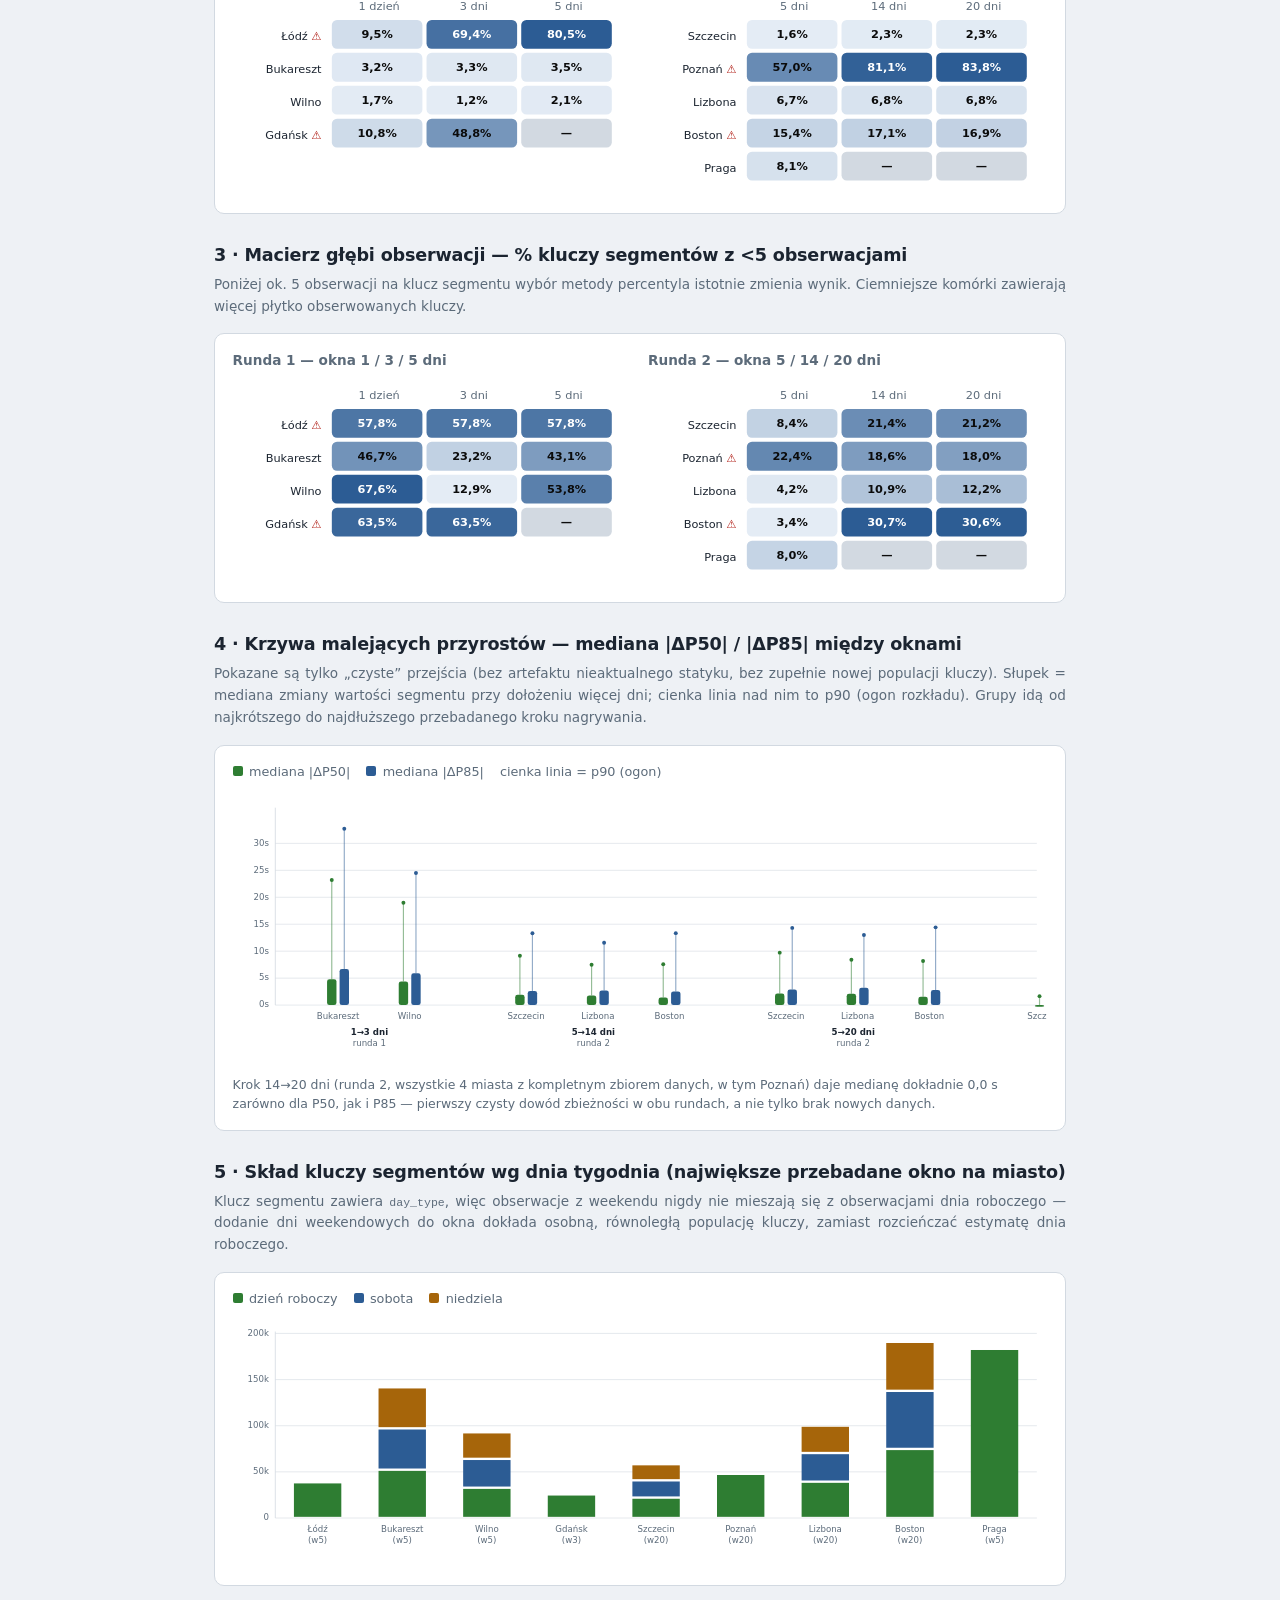
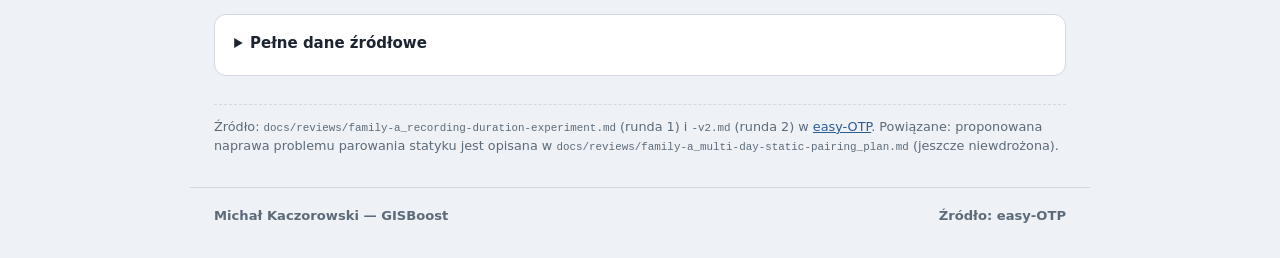
<file: diagnostics/recording-duration.html>
<!DOCTYPE html>
<html lang="pl">
<head>
  <meta charset="utf-8" />
  <meta name="viewport" content="width=device-width, initial-scale=1" />
  <title>How much GTFS-RT recording is enough? — Family A diagnostics</title>
  <meta name="description" content="Two rounds of experiments (9 cities, 1-to-20-day recording windows) measuring how much a Family A segment's P50/P85 estimate moves as more recording days are added.">
  <link rel="canonical" href="https://gisboost.github.io/gtfs-dashboard/diagnostics/recording-duration.html">
  <link rel="icon" href="/assets/favicon.ico">
  <link rel="stylesheet" href="../styles.css" />
  <link rel="stylesheet" href="diagnostics.css" />
</head>
<body>
  <div class="topbar">
    <a class="brand" href="../index.html" style="text-decoration:none;">
      <span class="mark">GISBoost</span>
      <span class="sub" data-i18n="brandSub">/ katalog nagrań GTFS-RT</span>
    </a>
    <nav class="topnav">
      <a class="topnav-link" href="index.html" data-i18n="navDiagnostics">Diagnostyka</a>
      <a class="topnav-link" href="../index.html" data-i18n="diagBackToDashboard">← Wróć do dashboardu</a>
      <button class="topnav-link" id="langToggleBtn" type="button" data-i18n-aria-label="langToggleAriaLabel">EN</button>
    </nav>
  </div>

  <main>
    <div class="crumbs">
      <a href="../index.html" style="color:var(--blue); text-decoration:none;">Dashboard</a>
      <span class="sep">/</span>
      <a href="index.html" style="color:var(--blue); text-decoration:none;" data-i18n="navDiagnostics">Diagnostyka</a>
      <span class="sep">/</span>
      <button disabled data-i18n="diagRdCrumb">Czas nagrywania</button>
    </div>
    <h1 class="page-title" data-i18n="diagRdTitle">Ile nagrywania GTFS-RT wystarczy?</h1>
  </main>

  <div class="diag-hero">
    <div class="diag-kicker" data-i18n="diagRdKicker">family_a_reconstruction — raport diagnostyczny</div>
    <p class="diag-lede" data-i18n-html="diagRdLede1Html"></p>
    <p class="diag-lede" data-i18n-html="diagRdLede2Html"></p>
    <div class="note" style="margin-top:1rem;" data-i18n-html="diagRdGlossaryHtml"></div>
  </div>

  <section class="diag-section" style="margin-top:1.5rem;">
    <div class="stat-tiles">
      <div class="stat-tile"><div class="stat-value">9</div><div class="stat-label" data-i18n="diagRdStat1Label"></div></div>
      <div class="stat-tile"><div class="stat-value" style="color:var(--red);">4 / 9</div><div class="stat-label" data-i18n="diagRdStat2Label"></div></div>
      <div class="stat-tile"><div class="stat-value">0.0 s</div><div class="stat-label" data-i18n="diagRdStat3Label"></div></div>
      <div class="stat-tile"><div class="stat-value">3 → 14 d.</div><div class="stat-label" data-i18n="diagRdStat4Label"></div></div>
    </div>
  </section>

  <section class="diag-section">
    <h2 data-i18n="diagRdS1Heading"></h2>
    <p class="diag-sub" data-i18n-html="diagRdS1SubHtml"></p>
    <div class="chart-card">
      <div style="display:grid; grid-template-columns:1fr 1fr; gap:1rem;">
        <div><div class="diag-legend" id="leg-matched-r1"></div><svg id="chart-matched-r1" viewBox="0 0 520 300" width="100%"></svg></div>
        <div><div class="diag-legend" id="leg-matched-r2"></div><svg id="chart-matched-r2" viewBox="0 0 520 300" width="100%"></svg></div>
      </div>
      <p class="chart-caption" data-i18n="diagRdS1Caption"></p>
    </div>
  </section>

  <section class="diag-section">
    <h2 data-i18n="diagRdS2Heading"></h2>
    <p class="diag-sub" data-i18n-html="diagRdS2SubHtml"></p>
    <div class="chart-card">
      <div style="display:grid; grid-template-columns:1fr 1fr; gap:1rem;">
        <div><div class="diag-sub" style="margin-bottom:6px; font-weight:600;" id="lbl-round1-r2"></div><svg id="hm-reject-r1" viewBox="0 0 520 220" width="100%"></svg></div>
        <div><div class="diag-sub" style="margin-bottom:6px; font-weight:600;" id="lbl-round2-r2"></div><svg id="hm-reject-r2" viewBox="0 0 520 260" width="100%"></svg></div>
      </div>
    </div>
  </section>

  <section class="diag-section">
    <h2 data-i18n="diagRdS3Heading"></h2>
    <p class="diag-sub" data-i18n-html="diagRdS3SubHtml"></p>
    <div class="chart-card">
      <div style="display:grid; grid-template-columns:1fr 1fr; gap:1rem;">
        <div><div class="diag-sub" style="margin-bottom:6px; font-weight:600;" id="lbl-round1-r3"></div><svg id="hm-thin-r1" viewBox="0 0 520 220" width="100%"></svg></div>
        <div><div class="diag-sub" style="margin-bottom:6px; font-weight:600;" id="lbl-round2-r3"></div><svg id="hm-thin-r2" viewBox="0 0 520 260" width="100%"></svg></div>
      </div>
    </div>
  </section>

  <section class="diag-section">
    <h2 data-i18n="diagRdS4Heading"></h2>
    <p class="diag-sub" data-i18n-html="diagRdS4SubHtml"></p>
    <div class="chart-card">
      <div class="diag-legend" id="leg-conv"></div>
      <svg id="chart-convergence" viewBox="0 0 1040 340" width="100%"></svg>
      <p class="chart-caption" data-i18n="diagRdS4Caption"></p>
    </div>
  </section>

  <section class="diag-section">
    <h2 data-i18n="diagRdS5Heading"></h2>
    <p class="diag-sub" data-i18n-html="diagRdS5SubHtml"></p>
    <div class="chart-card">
      <div class="diag-legend" id="leg-daytype"></div>
      <svg id="chart-daytype" viewBox="0 0 1040 310" width="100%"></svg>
    </div>
  </section>

  <section class="diag-section">
    <details class="datatable" style="background:var(--paper-raised); border:1px solid var(--line); border-radius:12px; padding:0.2rem 1.2rem 1rem;">
      <summary style="cursor:pointer; padding:0.9rem 0 0.3rem; font-weight:700;" data-i18n="diagFullSourceData"></summary>
      <div id="data-tables"></div>
    </details>
  </section>

  <section class="diag-section">
    <p class="diag-source-note" data-i18n-html="diagRdSourceNoteHtml"></p>
  </section>

  <footer class="sitefooter">
    <div class="footer-bottom">
      <a class="footer-signature" href="https://gisboost.github.io/" target="_blank" rel="noopener">Michał Kaczorowski — GISBoost</a>
      <a class="footer-signature" href="https://github.com/GISBoost/easy-OTP" target="_blank" rel="noopener" data-i18n="diagSourceEasyOtp"></a>
    </div>
  </footer>

  <div class="diag-tooltip" id="tooltip"></div>

  <script src="../i18n.js"></script>
<script>
(function () {
  "use strict";

  var cs = getComputedStyle(document.documentElement);
  function tok(name) { return cs.getPropertyValue(name).trim(); }

  var tip = document.getElementById("tooltip");
  function showTip(html, evt) { tip.innerHTML = html; tip.classList.add("show"); moveTip(evt); }
  function moveTip(evt) {
    var x = evt.clientX + 14, y = evt.clientY + 14, w = 280, h = 90;
    if (x + w > window.innerWidth) x = evt.clientX - w - 14;
    if (y + h > window.innerHeight) y = evt.clientY - h - 14;
    tip.style.left = x + "px"; tip.style.top = y + "px";
  }
  function hideTip() { tip.classList.remove("show"); }
  document.addEventListener("mousemove", function (e) { if (tip.classList.contains("show")) moveTip(e); });

  var NS = "http://www.w3.org/2000/svg";
  function el(tag, attrs, parent) {
    var e = document.createElementNS(NS, tag);
    for (var k in attrs) e.setAttribute(k, attrs[k]);
    if (parent) parent.appendChild(e);
    return e;
  }
  function fmt(n, d) { if (n === null || n === undefined) return "—"; return n.toLocaleString(getLang() === "en" ? "en-US" : "pl-PL", { minimumFractionDigits: d || 0, maximumFractionDigits: d || 0 }); }

  var SLOTS = ["--green", "--blue", "--amber", "--slate", "--red"];
  function slotColor(i) { return tok(SLOTS[i % SLOTS.length]); }
  function hex2rgb(h) { h = h.replace("#", ""); return [parseInt(h.slice(0,2),16), parseInt(h.slice(2,4),16), parseInt(h.slice(4,6),16)]; }
  function rgb2hex(r) { return "#" + r.map(function (v) { return Math.round(Math.max(0,Math.min(255,v))).toString(16).padStart(2, "0"); }).join(""); }
  function seqColor(t) {
    t = Math.max(0, Math.min(1, t));
    var a = hex2rgb(tok("--blue-soft")), b = hex2rgb(tok("--blue"));
    return rgb2hex([a[0]+(b[0]-a[0])*t, a[1]+(b[1]-a[1])*t, a[2]+(b[2]-a[2])*t]);
  }
  // Contrast-computed ink, not a fixed threshold on the parametric t — picks whichever of
  // black/white actually has the higher WCAG contrast ratio against the resolved fill, so it's
  // correct for both themes' hues instead of guessing a brightness cutoff.
  function relLuminance(hex) {
    var c = hex2rgb(hex).map(function (v) { v /= 255; return v <= 0.03928 ? v / 12.92 : Math.pow((v + 0.055) / 1.055, 2.4); });
    return 0.2126 * c[0] + 0.7152 * c[1] + 0.0722 * c[2];
  }
  function inkForBg(hexBg) {
    var L = relLuminance(hexBg);
    var contrastBlack = (L + 0.05) / 0.05;
    var contrastWhite = 1.05 / (L + 0.05);
    return contrastBlack >= contrastWhite ? "#0b0b0b" : "#ffffff";
  }

  // ================= localized strings for chart-generated content =================
  var CITY_NAMES = {
    lodz: { pl: "Łódź", en: "Łódź" }, bucharest: { pl: "Bukareszt", en: "Bucharest" },
    vilnius: { pl: "Wilno", en: "Vilnius" }, gdansk: { pl: "Gdańsk", en: "Gdańsk" },
    szczecin: { pl: "Szczecin", en: "Szczecin" }, poznan: { pl: "Poznań", en: "Poznań" },
    lisbon: { pl: "Lizbona", en: "Lisbon" }, boston: { pl: "Boston", en: "Boston" }, prague: { pl: "Praga", en: "Prague" }
  };
  function cn(slug) { return CITY_NAMES[slug][getLang()]; }

  var FLAGGED_NOTES = {
    lodz: { pl: "trip_id renumerowany co 1–3 dni", en: "trip_id renumbered every 1–3 days" },
    gdansk: { pl: "trip_id renumerowany, ten sam mechanizm co Łódź", en: "trip_id renumbered — same mechanism as Łódź" },
    poznan: { pl: "calendar.txt pokrywa tylko ~tydzień, podmieniony statyk", en: "calendar.txt covers only ~1 week, static had to be substituted" },
    boston: { pl: "calendar.txt zaczyna się w trakcie okna (35–80% pokrycia)", en: "calendar.txt starts mid-window (35–80% coverage)" }
  };
  function flagNote(slug) { return FLAGGED_NOTES[slug] ? FLAGGED_NOTES[slug][getLang()] : null; }

  var WINDOW_LABELS = {
    r1: { pl: ["1 dzień", "3 dni", "5 dni"], en: ["1 day", "3 days", "5 days"] },
    r2: { pl: ["5 dni", "14 dni", "20 dni"], en: ["5 days", "14 days", "20 days"] }
  };

  var L = {
    pl: {
      matchedObs: "dopasowane obserwacje", value: "wartość", noData: "brak danych",
      legendMedianP50: "mediana |ΔP50|", legendMedianP85: "mediana |ΔP85|", legendP90: "cienka linia = p90 (ogon)",
      medianDelta: "mediana |Δ", p90Delta: "p90 |Δ",
      weekday: "dzień roboczy", saturday: "sobota", sunday: "niedziela", segmentKeysWord: "kluczy segmentów",
      round1Label: "Runda 1 — okna 1 / 3 / 5 dni", round2Label: "Runda 2 — okna 5 / 14 / 20 dni",
      groups: ["1→3 dni", "5→14 dni", "5→20 dni", "14→20 dni"], groupSubs: ["runda 1", "runda 2", "runda 2", "runda 2 — punkt nasycenia"],
      tblCity: "Miasto", tblRound1Matched: "Runda 1 — dopasowane obserwacje", tblRound1Reject: "Runda 1 — odrzucenia match (FA-15)",
      tblRound1Thin: "Runda 1 — % kluczy z <5 obs.", tblRound2Matched: "Runda 2 — dopasowane obserwacje",
      tblRound2Reject: "Runda 2 — odrzucenia match (FA-15)", tblRound2Thin: "Runda 2 — % kluczy z <5 obs.",
      tblConvCaption: "Krzywa malejących przyrostów — mediana/p90 |Δ|", tblTransition: "Przejście", tblMedianP50: "mediana |ΔP50|",
      tblP90P50: "p90 |ΔP50|", tblMedianP85: "mediana |ΔP85|", tblP90P85: "p90 |ΔP85|"
    },
    en: {
      matchedObs: "matched observations", value: "value", noData: "no data",
      legendMedianP50: "median |ΔP50|", legendMedianP85: "median |ΔP85|", legendP90: "thin line = p90 (tail)",
      medianDelta: "median |Δ", p90Delta: "p90 |Δ",
      weekday: "weekday", saturday: "Saturday", sunday: "Sunday", segmentKeysWord: "segment keys",
      round1Label: "Round 1 — 1 / 3 / 5-day windows", round2Label: "Round 2 — 5 / 14 / 20-day windows",
      groups: ["1→3 days", "5→14 days", "5→20 days", "14→20 days"], groupSubs: ["round 1", "round 2", "round 2", "round 2 — saturation point"],
      tblCity: "City", tblRound1Matched: "Round 1 — matched observations", tblRound1Reject: "Round 1 — match rejections (FA-15)",
      tblRound1Thin: "Round 1 — % of keys with <5 obs.", tblRound2Matched: "Round 2 — matched observations",
      tblRound2Reject: "Round 2 — match rejections (FA-15)", tblRound2Thin: "Round 2 — % of keys with <5 obs.",
      tblConvCaption: "Diminishing-returns curve — median/p90 |Δ|", tblTransition: "Transition", tblMedianP50: "median |ΔP50|",
      tblP90P50: "p90 |ΔP50|", tblMedianP85: "median |ΔP85|", tblP90P85: "p90 |ΔP85|"
    }
  };
  function loc() { return L[getLang()]; }

  // ================= DATA (canonical slugs; from family-a_recording-duration-experiment.md / -v2.md) =================
  var r1 = {
    cities: ["lodz", "bucharest", "vilnius", "gdansk"],
    matched: { lodz: [283139, 283139, 283139], bucharest: [681365, 1792609, 2625790], vilnius: [319088, 853792, 1295740], gdansk: [234573, 234573, null] },
    reject: { lodz: [9.53, 69.40, 80.52], bucharest: [3.22, 3.32, 3.50], vilnius: [1.68, 1.23, 2.08], gdansk: [10.78, 48.81, null] },
    thinPct: { lodz: [57.8, 57.8, 57.8], bucharest: [46.7, 23.2, 43.1], vilnius: [67.6, 12.9, 53.8], gdansk: [63.5, 63.5, null] },
    daytypeLargest: {
      lodz: { label: "w5", WEEKDAY: 37471, SATURDAY: 0, SUNDAY: 0 },
      bucharest: { label: "w5", WEEKDAY: 51070, SATURDAY: 43541, SUNDAY: 43216 },
      vilnius: { label: "w5", WEEKDAY: 31545, SATURDAY: 29997, SUNDAY: 27537 },
      gdansk: { label: "w3", WEEKDAY: 24328, SATURDAY: 0, SUNDAY: 0 }
    }
  };
  var r2 = {
    cities: ["szczecin", "poznan", "lisbon", "boston", "prague"],
    matched: { szczecin: [444340, 1105127, 1284586], poznan: [853579, 938261, 949529], lisbon: [964517, 2353167, 2780530], boston: [1540377, 3842932, 4301635], prague: [2965946, null, null] },
    reject: { szczecin: [1.62, 2.34, 2.30], poznan: [56.99, 81.10, 83.82], lisbon: [6.69, 6.79, 6.78], boston: [15.42, 17.14, 16.88], prague: [8.09, null, null] },
    thinPct: { szczecin: [8.4, 21.4, 21.2], poznan: [22.4, 18.6, 18.0], lisbon: [4.2, 10.9, 12.2], boston: [3.4, 30.7, 30.6], prague: [8.0, null, null] },
    daytypeLargest: {
      szczecin: { label: "w20", WEEKDAY: 20849, SATURDAY: 17434, SUNDAY: 16220 },
      poznan: { label: "w20", WEEKDAY: 46587, SATURDAY: 0, SUNDAY: 0 },
      lisbon: { label: "w20", WEEKDAY: 38098, SATURDAY: 29771, SUNDAY: 28403 },
      boston: { label: "w20", WEEKDAY: 73573, SATURDAY: 61672, SUNDAY: 51837 },
      prague: { label: "w5", WEEKDAY: 182047, SATURDAY: 0, SUNDAY: 0 }
    }
  };
  var convergence = [
    { idx: 0, items: [
      { city: "bucharest", dP50: 4.8, p90P50: 23.2, dP85: 6.7, p90P85: 32.7 },
      { city: "vilnius", dP50: 4.4, p90P50: 19.0, dP85: 5.9, p90P85: 24.5 }
    ]},
    { idx: 1, items: [
      { city: "szczecin", dP50: 1.90, p90P50: 9.15, dP85: 2.62, p90P85: 13.33 },
      { city: "lisbon", dP50: 1.80, p90P50: 7.48, dP85: 2.73, p90P85: 11.58 },
      { city: "boston", dP50: 1.39, p90P50: 7.58, dP85: 2.54, p90P85: 13.35 }
    ]},
    { idx: 2, items: [
      { city: "szczecin", dP50: 2.14, p90P50: 9.73, dP85: 2.89, p90P85: 14.32 },
      { city: "lisbon", dP50: 2.09, p90P50: 8.40, dP85: 3.24, p90P85: 13.01 },
      { city: "boston", dP50: 1.55, p90P50: 8.18, dP85: 2.78, p90P85: 14.42 }
    ]},
    { idx: 3, items: [
      { city: "szczecin", dP50: 0.0, p90P50: 1.66, dP85: 0.0, p90P85: 2.31 },
      { city: "poznan", dP50: 0.0, p90P50: 0.0, dP85: 0.0, p90P85: 0.0 },
      { city: "lisbon", dP50: 0.0, p90P50: 1.76, dP85: 0.0, p90P85: 2.70 },
      { city: "boston", dP50: 0.0, p90P50: 1.19, dP85: 0.0, p90P85: 2.16 }
    ]}
  ];

  // ================= CHART: matched-vs-window line, log scale =================
  function lineChart(svgId, legendId, data, windows) {
    var svg = document.getElementById(svgId);
    svg.innerHTML = "";
    var W = 520, H = 300, ML = 54, MR = 14, MT = 14, MB = 34;
    var pw = W - ML - MR, ph = H - MT - MB;
    var cities = data.cities;
    var allVals = [];
    cities.forEach(function (c) { data.matched[c].forEach(function (v) { if (v != null) allVals.push(v); }); });
    var lo = Math.log10(Math.min.apply(null, allVals) * 0.8);
    var hi = Math.log10(Math.max.apply(null, allVals) * 1.15);
    function xPos(i) { return ML + (i / (windows.length - 1)) * pw; }
    function yPos(v) { return MT + ph - ((Math.log10(v) - lo) / (hi - lo)) * ph; }

    var ticks = [];
    var loP = Math.floor(lo), hiP = Math.ceil(hi);
    for (var p = loP; p <= hiP; p++) [1,2,5].forEach(function (m) {
      var v = m * Math.pow(10, p);
      if (v >= Math.pow(10, lo) && v <= Math.pow(10, hi)) ticks.push(v);
    });
    ticks.forEach(function (v) {
      var y = yPos(v);
      el("line", { class: "grid-line", x1: ML, x2: W - MR, y1: y, y2: y }, svg);
      el("text", { x: ML - 8, y: y + 3, "text-anchor": "end", class: "muted" }, svg).textContent =
        v >= 1000000 ? (v/1000000) + "M" : v >= 1000 ? (v/1000) + "k" : v;
    });
    windows.forEach(function (w, i) {
      el("text", { x: xPos(i), y: H - 10, "text-anchor": "middle", class: "muted" }, svg).textContent = w;
    });
    el("line", { class: "axis-line", x1: ML, x2: ML, y1: MT, y2: H - MB }, svg);

    var legend = document.getElementById(legendId);
    legend.innerHTML = "";
    cities.forEach(function (city, ci) {
      var color = slotColor(ci);
      var vals = data.matched[city];
      var pts = [];
      vals.forEach(function (v, i) { if (v != null) pts.push([xPos(i), yPos(v), v, i]); });
      var path = pts.map(function (p, i) { return (i === 0 ? "M" : "L") + p[0].toFixed(1) + "," + p[1].toFixed(1); }).join(" ");
      el("path", { d: path, fill: "none", stroke: color, "stroke-width": 2 }, svg);
      pts.forEach(function (p) {
        var dot = el("circle", { cx: p[0], cy: p[1], r: 4, fill: color, stroke: tok("--paper"), "stroke-width": 1.5, style: "cursor:pointer" }, svg);
        dot.addEventListener("mousemove", function (e) {
          showTip("<b>" + cn(city) + "</b> · " + windows[p[3]] + "<br>" + loc().matchedObs + ": <b>" + fmt(p[2]) + "</b>", e);
        });
        dot.addEventListener("mouseleave", hideTip);
      });
      var note = flagNote(city);
      var item = document.createElement("div");
      item.className = "item";
      item.innerHTML = '<span class="swatch" style="background:' + color + '"></span>' +
        '<span' + (note ? ' style="color:var(--red)" title="' + note + '"' : "") + '>' + cn(city) + (note ? " ⚠" : "") + "</span>";
      legend.appendChild(item);
    });
  }

  // ================= CHART: heatmap matrix =================
  function heatmap(svgId, data, cities, windows, valSuffix, decimals) {
    var svg = document.getElementById(svgId);
    svg.innerHTML = "";
    var rowH = 32, colW = 92, ML = 96, MT = 10;
    var W = ML + colW * windows.length + 16;
    var H = MT + rowH * cities.length + 26;
    svg.setAttribute("viewBox", "0 0 " + W + " " + H);

    var allVals = [];
    cities.forEach(function (c) { data[c].forEach(function (v) { if (v != null) allVals.push(v); }); });
    var vmin = Math.min.apply(null, allVals), vmax = Math.max.apply(null, allVals);
    var lineColor = tok("--line");

    windows.forEach(function (w, ci) {
      el("text", { class: "muted", "text-anchor": "middle", x: ML + ci * colW + colW / 2, y: MT + 10 }, svg).textContent = w;
    });

    cities.forEach(function (city, ri) {
      var y = MT + 20 + ri * rowH;
      var note = flagNote(city);
      var label = el("text", { class: "city-label", x: ML - 10, y: y + rowH / 2 + 4, "text-anchor": "end" }, svg);
      if (note) { label.innerHTML = '<tspan>' + cn(city) + '</tspan> <tspan fill="' + tok("--red") + '">⚠</tspan>'; }
      else { label.textContent = cn(city); }
      windows.forEach(function (w, ci) {
        var v = data[city][ci];
        var x = ML + ci * colW;
        var g = el("g", {}, svg);
        var t = v == null ? 0 : (vmax === vmin ? 0.5 : (v - vmin) / (vmax - vmin));
        var fill = v == null ? lineColor : seqColor(t);
        el("rect", { x: x, y: y, width: colW - 4, height: rowH - 4, rx: 5, fill: fill }, g);
        // fill is set via inline style, not the fill attribute: the .chart-card svg text CSS
        // rule (var(--ink-muted)) beats a presentation attribute in the cascade regardless of
        // selector specificity, so a plain fill="..." here would be silently overridden.
        var txt = el("text", { x: x + (colW - 4) / 2, y: y + (rowH - 4) / 2 + 4, "text-anchor": "middle", "font-size": "11.5px", "font-weight": "700", style: "fill:" + inkForBg(fill) }, g);
        txt.textContent = v == null ? "—" : fmt(v, decimals) + valSuffix;
        g.style.cursor = "pointer";
        g.addEventListener("mousemove", function (e) {
          var noteHtml = note ? "<br><span style='opacity:.75'>⚠ " + note + "</span>" : "";
          showTip("<b>" + cn(city) + "</b> · " + w + "<br>" + loc().value + ": <b>" + (v == null ? loc().noData : fmt(v, decimals) + valSuffix) + "</b>" + noteHtml, e);
        });
        g.addEventListener("mouseleave", hideTip);
      });
    });
  }

  // ================= CHART: convergence lollipop =================
  function convergenceChart(svgId, legendId, groups) {
    var svg = document.getElementById(svgId);
    svg.innerHTML = "";
    var W = 1040, H = 340, ML = 54, MR = 14, MT = 20, MB = 68;
    var pw = W - ML - MR, ph = H - MT - MB;

    var allVals = [];
    groups.forEach(function (g) { g.items.forEach(function (it) { allVals.push(it.p90P50, it.p90P85); }); });
    var vmax = Math.max.apply(null, allVals) * 1.12;

    function yPos(v) { return MT + ph - (v / vmax) * ph; }
    [0, 5, 10, 15, 20, 25, 30].filter(function (v) { return v <= vmax; }).forEach(function (v) {
      var y = yPos(v);
      el("line", { class: "grid-line", x1: ML, x2: W - MR, y1: y, y2: y }, svg);
      el("text", { x: ML - 8, y: y + 3, "text-anchor": "end", class: "muted" }, svg).textContent = v + "s";
    });
    el("line", { class: "axis-line", x1: ML, x2: ML, y1: MT, y2: H - MB }, svg);

    var legend = document.getElementById(legendId);
    legend.innerHTML =
      '<div class="item"><span class="swatch" style="background:' + tok("--green") + '"></span>' + loc().legendMedianP50 + '</div>' +
      '<div class="item"><span class="swatch" style="background:' + tok("--blue") + '"></span>' + loc().legendMedianP85 + '</div>' +
      '<div class="item">' + loc().legendP90 + '</div>';

    var totalSlots = 0;
    groups.forEach(function (g) { totalSlots += g.items.length; });
    var gap = pw / (totalSlots + groups.length + 1);
    var slotW = gap * 1.6;
    var x = ML + gap * 0.6;

    groups.forEach(function (g) {
      var groupStartX = x;
      g.items.forEach(function (it) {
        var cx = x + slotW / 2;
        [{ key: "P50", v: it.dP50, p90: it.p90P50, color: tok("--green"), dx: -8 },
         { key: "P85", v: it.dP85, p90: it.p90P85, color: tok("--blue"), dx: 8 }].forEach(function (m) {
          var bx = cx + m.dx;
          var y0 = yPos(0), y1 = yPos(m.v), yp = yPos(m.p90);
          el("line", { x1: bx, x2: bx, y1: y1, y2: yp, stroke: m.color, "stroke-width": 1.5, opacity: 0.5 }, svg);
          var r = el("rect", { x: bx - 6, y: Math.min(y0, y1), width: 12, height: Math.max(y0 - y1, 2), rx: 3, fill: m.color, style: "cursor:pointer" }, svg);
          r.addEventListener("mousemove", function (e) {
            showTip("<b>" + cn(it.city) + "</b> · " + loc().groups[g.idx] + "<br>" + loc().medianDelta + m.key + "|: <b>" + fmt(m.v, 1) + " s</b><br>" + loc().p90Delta + m.key + "|: " + fmt(m.p90, 1) + " s", e);
          });
          r.addEventListener("mouseleave", hideTip);
          el("circle", { cx: bx, cy: yp, r: 2.5, fill: m.color }, svg);
        });
        el("text", { x: cx, y: H - MB + 18, "text-anchor": "middle", class: "muted" }, svg).textContent = cn(it.city);
        x += slotW;
      });
      var groupCenter = (groupStartX + x - slotW) / 2 + slotW / 2 - gap * 0.1;
      el("text", { x: groupCenter, y: H - MB + 38, "text-anchor": "middle", "font-weight": "600", style: "fill:" + tok("--ink") }, svg).textContent = loc().groups[g.idx];
      el("text", { x: groupCenter, y: H - MB + 52, "text-anchor": "middle", class: "muted" }, svg).textContent = loc().groupSubs[g.idx];
      x += gap;
    });
  }

  // ================= CHART: stacked day-type bars =================
  function daytypeChart(svgId, legendId, rounds) {
    var svg = document.getElementById(svgId);
    svg.innerHTML = "";
    var W = 1040, H = 310, ML = 54, MR = 14, MT = 16, MB = 56;
    var pw = W - ML - MR, ph = H - MT - MB;

    var allCities = [];
    rounds.forEach(function (r) { r.cities.forEach(function (c) { allCities.push({ city: c, d: r.daytypeLargest[c] }); }); });
    var totals = allCities.map(function (o) { return o.d.WEEKDAY + o.d.SATURDAY + o.d.SUNDAY; });
    var vmax = Math.max.apply(null, totals) * 1.08;

    function yPos(v) { return MT + ph - (v / vmax) * ph; }
    [0, 50000, 100000, 150000, 200000].filter(function (v) { return v <= vmax; }).forEach(function (v) {
      var y = yPos(v);
      el("line", { class: "grid-line", x1: ML, x2: W - MR, y1: y, y2: y }, svg);
      el("text", { x: ML - 8, y: y + 3, "text-anchor": "end", class: "muted" }, svg).textContent = v === 0 ? "0" : (v / 1000) + "k";
    });
    el("line", { class: "axis-line", x1: ML, x2: ML, y1: MT, y2: H - MB }, svg);

    var legend = document.getElementById(legendId);
    legend.innerHTML =
      '<div class="item"><span class="swatch" style="background:' + tok("--green") + '"></span>' + loc().weekday + '</div>' +
      '<div class="item"><span class="swatch" style="background:' + tok("--blue") + '"></span>' + loc().saturday + '</div>' +
      '<div class="item"><span class="swatch" style="background:' + tok("--amber") + '"></span>' + loc().sunday + '</div>';

    var n = allCities.length;
    var gap = pw / n;
    var barW = gap * 0.56;
    allCities.forEach(function (o, i) {
      var cx = ML + gap * i + gap / 2;
      var segs = [["WEEKDAY", tok("--green"), loc().weekday], ["SATURDAY", tok("--blue"), loc().saturday], ["SUNDAY", tok("--amber"), loc().sunday]];
      var yCursor = yPos(0);
      segs.forEach(function (s) {
        var v = o.d[s[0]];
        if (v <= 0) return;
        var yTop = yCursor - (v / vmax) * ph;
        var r = el("rect", { x: cx - barW / 2, y: yTop, width: barW, height: yCursor - yTop - 1.5, fill: s[1], style: "cursor:pointer" }, svg);
        r.addEventListener("mousemove", function (e) {
          showTip("<b>" + cn(o.city) + "</b> (" + o.d.label + ")<br>" + s[2] + ": <b>" + fmt(v) + "</b> " + loc().segmentKeysWord, e);
        });
        r.addEventListener("mouseleave", hideTip);
        yCursor = yTop - 1.5;
      });
      el("text", { x: cx, y: H - MB + 18, "text-anchor": "middle", class: "muted" }, svg).textContent = cn(o.city);
      el("text", { x: cx, y: H - MB + 32, "text-anchor": "middle", class: "muted" }, svg).textContent = "(" + o.d.label + ")";
    });
  }

  // ================= data tables =================
  function buildTables() {
    var host = document.getElementById("data-tables");
    function table(title, cols, cities, rowsData, suffix, dec) {
      var html = '<div class="table-wrap" style="margin:0.6rem 0 1.1rem;"><table><caption style="text-align:left; font-weight:700; padding:0.4rem 0.7rem; font-size:0.85rem;">' + title + '</caption><thead><tr><th>' + loc().tblCity + '</th>';
      cols.forEach(function (c) { html += "<th>" + c + "</th>"; });
      html += "</tr></thead><tbody>";
      cities.forEach(function (city) {
        html += "<tr><td>" + cn(city) + "</td>";
        rowsData[city].forEach(function (v) { html += '<td class="num">' + (v == null ? "—" : fmt(v, dec) + (suffix || "")) + "</td>"; });
        html += "</tr>";
      });
      html += "</tbody></table></div>";
      return html;
    }
    var W1 = WINDOW_LABELS.r1[getLang()], W2 = WINDOW_LABELS.r2[getLang()];
    var out = "";
    out += table(loc().tblRound1Matched, W1, r1.cities, r1.matched, "", 0);
    out += table(loc().tblRound1Reject, W1, r1.cities, r1.reject, "%", 2);
    out += table(loc().tblRound1Thin, W1, r1.cities, r1.thinPct, "%", 1);
    out += table(loc().tblRound2Matched, W2, r2.cities, r2.matched, "", 0);
    out += table(loc().tblRound2Reject, W2, r2.cities, r2.reject, "%", 2);
    out += table(loc().tblRound2Thin, W2, r2.cities, r2.thinPct, "%", 1);

    var convHtml = '<div class="table-wrap" style="margin:0.6rem 0;"><table><caption style="text-align:left; font-weight:700; padding:0.4rem 0.7rem; font-size:0.85rem;">' + loc().tblConvCaption + '</caption>' +
      "<thead><tr><th>" + loc().tblTransition + "</th><th>" + loc().tblCity + "</th><th>" + loc().tblMedianP50 + "</th><th>" + loc().tblP90P50 + "</th><th>" + loc().tblMedianP85 + "</th><th>" + loc().tblP90P85 + "</th></tr></thead><tbody>";
    convergence.forEach(function (g) {
      g.items.forEach(function (it) {
        convHtml += '<tr><td>' + loc().groups[g.idx] + '</td><td>' + cn(it.city) + '</td><td class="num">' + fmt(it.dP50, 1) + ' s</td><td class="num">' + fmt(it.p90P50, 1) + ' s</td><td class="num">' + fmt(it.dP85, 1) + ' s</td><td class="num">' + fmt(it.p90P85, 1) + " s</td></tr>";
      });
    });
    convHtml += "</tbody></table></div>";
    out += convHtml;

    host.innerHTML = out;
  }

  // ================= render everything, re-run on language toggle =================
  function renderAll() {
    var W1 = WINDOW_LABELS.r1[getLang()], W2 = WINDOW_LABELS.r2[getLang()];
    document.getElementById("lbl-round1-r2").textContent = loc().round1Label;
    document.getElementById("lbl-round2-r2").textContent = loc().round2Label;
    document.getElementById("lbl-round1-r3").textContent = loc().round1Label;
    document.getElementById("lbl-round2-r3").textContent = loc().round2Label;

    lineChart("chart-matched-r1", "leg-matched-r1", r1, W1);
    lineChart("chart-matched-r2", "leg-matched-r2", r2, W2);
    heatmap("hm-reject-r1", r1.reject, r1.cities, W1, "%", 1);
    heatmap("hm-reject-r2", r2.reject, r2.cities, W2, "%", 1);
    heatmap("hm-thin-r1", r1.thinPct, r1.cities, W1, "%", 1);
    heatmap("hm-thin-r2", r2.thinPct, r2.cities, W2, "%", 1);
    convergenceChart("chart-convergence", "leg-conv", convergence);
    daytypeChart("chart-daytype", "leg-daytype", [r1, r2]);
    buildTables();
  }

  renderAll();
  setLangChangeHandler(renderAll);
})();
</script>
</body>
</html>
</file>
<file: styles.css>
@charset "UTF-8";

:root {
  --paper: #eef1f5;
  --paper-raised: #ffffff;
  --paper-raised-2: #e3e8ee;
  --ink: #1b2430;
  --ink-muted: #5c6b7a;
  --line: #d2d9e1;
  --green: #2e7d32;
  --green-ink: #1b5e20;
  --green-soft: #e3f1e3;
  --blue: #2c5c94;
  --blue-soft: #e4ecf5;
  --amber: #a6650a;
  --amber-soft: #fbeed9;
  --slate: #45586a;
  --slate-soft: #e3e9ee;
  --red: #b3261e;
  --red-soft: #fbe6e4;
  --focus: #2c5c94;
  --mono: "IBM Plex Mono", ui-monospace, "Cascadia Mono", Consolas, Menlo, monospace;
  --sans: "IBM Plex Sans", system-ui, -apple-system, "Segoe UI", sans-serif;
}
:root[data-theme="dark"] {
  --paper: #161b22; --paper-raised: #21262d; --paper-raised-2: #2d333b;
  --ink: #e6edf3; --ink-muted: #8b949e; --line: #30363d;
  --green: #66bb6a; --green-ink: #9ccc9f; --green-soft: #253328;
  --blue: #58a6ff; --blue-soft: #132e4d;
  --amber: #e0ab52; --amber-soft: #362c1a;
  --slate: #a9b8c5; --slate-soft: #2a333c;
  --red: #ef9a9a; --red-soft: #3a2222;
  --focus: #58a6ff;
}
@media (prefers-color-scheme: dark) {
  :root:not([data-theme="light"]) {
    --paper: #161b22; --paper-raised: #21262d; --paper-raised-2: #2d333b;
    --ink: #e6edf3; --ink-muted: #8b949e; --line: #30363d;
    --green: #66bb6a; --green-ink: #9ccc9f; --green-soft: #253328;
    --blue: #58a6ff; --blue-soft: #132e4d;
    --amber: #e0ab52; --amber-soft: #362c1a;
    --slate: #a9b8c5; --slate-soft: #2a333c;
    --red: #ef9a9a; --red-soft: #3a2222;
    --focus: #58a6ff;
  }
}

* { box-sizing: border-box; }
body { margin: 0; font-family: var(--sans); background: var(--paper); color: var(--ink); font-size: 15px; line-height: 1.5; }
a { color: var(--blue); }

/* .topbar/.brand/.topnav-link come from the shared gisboost-1.css (dark navy belt) —
   only the badge needs local tuning since it isn't part of the cross-site contract. */
.badge {
  font-family: var(--mono); font-size: 0.72rem; letter-spacing: 0.02em; text-transform: uppercase;
  padding: 0.2rem 0.5rem; border-radius: 3px; border: 1px solid rgba(255, 255, 255, 0.25); color: var(--chrome-muted);
}
.badge:empty { display: none; }

main { max-width: 900px; margin: 0 auto; padding: 1.5rem 1.5rem 3.5rem; }

.crumbs { display: flex; align-items: center; gap: 0.4rem; flex-wrap: wrap; font-size: 0.95rem; margin-bottom: 0.6rem; }
.crumbs button { background: none; border: none; font: inherit; color: var(--blue); cursor: pointer; padding: 0.1rem 0.15rem; }
.crumbs button:disabled { color: var(--ink); font-weight: 700; cursor: default; }
.crumbs .sep { color: var(--ink-muted); }

.page-title { font-size: 1.25rem; font-weight: 800; letter-spacing: -0.01em; margin: 0 0 1rem; }

.controls { display: flex; gap: 0.6rem; align-items: center; margin-bottom: 1.1rem; }
.search {
  flex: 1 1 auto; display: flex; align-items: center; gap: 0.5rem;
  border: 1px solid var(--line); border-radius: 7px; padding: 0.5rem 0.75rem; background: var(--paper-raised);
}
.search input { border: none; background: none; outline: none; color: var(--ink); font: inherit; width: 100%; }
.search svg { flex: none; opacity: 0.55; }

/* --- card grid (cities / months) ------------------------------------------------------ */
.grid { display: grid; grid-template-columns: repeat(auto-fill, minmax(220px, 1fr)); gap: 0.75rem; }
.card {
  text-align: left; cursor: pointer; border: 1px solid var(--line); border-radius: 10px;
  padding: 1rem 1.1rem; background: var(--paper-raised); display: flex; flex-direction: column; gap: 0.5rem;
  font: inherit; color: var(--ink); width: 100%;
}
.card:hover { border-color: var(--blue); background: var(--paper-raised-2); }
.card:focus-visible { outline: 2px solid var(--focus); outline-offset: 2px; }
.card .title { font-size: 1.05rem; font-weight: 700; display: flex; justify-content: space-between; align-items: baseline; }
.card .title .arrow { color: var(--ink-muted); font-weight: 400; }
.card .meta { font-family: var(--mono); font-size: 0.78rem; color: var(--ink-muted); }
.card .row-stats { display: flex; gap: 0.4rem; flex-wrap: wrap; }

/* --- monthly delay summary (PRD.md §8.2, GD-3) ---------------------------------------- */
.delay-summary {
  display: flex; flex-direction: column; gap: 0.05rem; margin-top: 0.15rem; font-size: 0.72rem;
  color: var(--ink-muted); font-family: var(--mono); text-align: left;
}
.delay-summary .worst { color: var(--ink); }
.delay-summary-empty { font-size: 0.72rem; color: var(--ink-muted); font-style: italic; }

/* --- day-by-day delay trend panel (days level, GD-3 follow-up) ------------------------ */
.delay-panel {
  position: relative; border: 1px solid var(--line); border-radius: 10px; padding: 1rem 1.1rem;
  background: var(--paper-raised); margin-top: 1rem;
}
.delay-panel-title { font-weight: 700; font-size: 0.95rem; margin-bottom: 0.65rem; }
.delay-panel .sparkline-wide { display: block; width: 100%; height: 60px; cursor: crosshair; }
.delay-panel-caption { font-size: 0.78rem; color: var(--ink-muted); margin: 0.7rem 0 0; }
.delay-panel .empty { padding: 1rem; }
.spark-tooltip {
  position: absolute; display: none; pointer-events: none; z-index: 2;
  background: var(--paper); border: 1px solid var(--line); border-radius: 6px;
  padding: 0.3rem 0.55rem; font-size: 0.75rem; font-family: var(--mono); color: var(--ink);
  white-space: nowrap; box-shadow: 0 2px 8px rgba(0, 0, 0, 0.3);
}

/* --- cross-city delay comparison (PRD.md §8.3, GD-4) ---------------------------------- */
.range-toggle { display: flex; gap: 0.5rem; margin-bottom: 1rem; }
.range-btn {
  font: inherit; cursor: pointer; border: 1px solid var(--line); border-radius: 7px;
  padding: 0.45rem 0.9rem; background: var(--paper-raised); color: var(--ink-muted);
}
.range-btn:hover { border-color: var(--blue); }
.range-btn.active { background: var(--blue-soft); color: var(--blue); border-color: var(--blue); font-weight: 600; }

.pill {
  display: inline-flex; align-items: center; gap: 0.3rem; font-size: 0.72rem; font-family: var(--mono);
  padding: 0.15rem 0.5rem; border-radius: 999px; background: var(--green-soft); color: var(--green-ink); white-space: nowrap;
}
.pill.warn { background: var(--amber-soft); color: var(--amber); }
.pill.muted { background: var(--paper-raised-2); color: var(--ink-muted); }
.pill.unknown { background: var(--slate-soft); color: var(--slate); }

.pill-link {
  display: inline-flex; align-items: center; gap: 0.3rem; font-size: 0.72rem; font-family: var(--mono);
  padding: 0.15rem 0.5rem; border-radius: 999px; background: var(--paper-raised-2); color: var(--blue);
  white-space: nowrap; text-decoration: none; border: 1px solid transparent;
}
.pill-link:hover { border-color: var(--blue); }

/* --- bulk CSV export (PRD.md §8.4 option 1, GD-5) ------------------------------------- */
.bulk-export-btn {
  font: inherit; font-size: 0.85rem; cursor: pointer; border: 1px solid var(--line); border-radius: 7px;
  padding: 0.5rem 0.9rem; background: var(--paper-raised); color: var(--ink); margin-bottom: 0.85rem;
}
.bulk-export-btn:hover:not(:disabled) { border-color: var(--blue); color: var(--blue); }
.bulk-export-btn:disabled { color: var(--ink-muted); cursor: default; }

.table-wrap { overflow-x: auto; border: 1px solid var(--line); border-radius: 9px; }
table { border-collapse: collapse; width: 100%; min-width: 640px; }
thead th {
  background: var(--paper-raised); text-align: left; font-size: 0.72rem;
  text-transform: uppercase; letter-spacing: 0.05em; color: var(--ink-muted); padding: 0.55rem 0.7rem;
  border-bottom: 1px solid var(--line); white-space: nowrap;
}
thead th button {
  background: none; border: none; color: inherit; font: inherit; text-transform: inherit; letter-spacing: inherit;
  cursor: pointer; display: flex; align-items: center; gap: 0.25rem; padding: 0;
}
thead th button[aria-sort="ascending"]::after { content: " ▲"; font-size: 0.65rem; }
thead th button[aria-sort="descending"]::after { content: " ▼"; font-size: 0.65rem; }
tbody td { padding: 0.55rem 0.7rem; border-bottom: 1px solid var(--line); vertical-align: middle; white-space: nowrap; }
tbody tr:last-child td { border-bottom: none; }
tbody tr.day-row { cursor: pointer; }
tbody tr.day-row:hover { background: var(--paper-raised); }
tbody tr.day-row:focus-visible { outline: 2px solid var(--focus); outline-offset: -2px; }
td.date, td.num { font-family: var(--mono); font-variant-numeric: tabular-nums; }
.cov { color: var(--ink-muted); font-family: var(--mono); font-size: 0.85rem; }
.dash { color: var(--ink-muted); }

.dl { display: flex; gap: 0.35rem; flex-wrap: wrap; }
.dl a {
  font-family: var(--mono); font-size: 0.72rem; text-decoration: none; color: var(--blue);
  background: var(--blue-soft); padding: 0.2rem 0.45rem; border-radius: 5px; border: 1px solid transparent;
}
.dl a:hover { border-color: var(--blue); }
.dl a.ext { color: var(--ink-muted); background: var(--paper-raised-2); }

.empty { padding: 2.5rem 1rem; text-align: center; color: var(--ink-muted); }

.state-message {
  padding: 3rem 1.25rem; text-align: center; color: var(--ink-muted);
  display: flex; flex-direction: column; align-items: center; gap: 0.75rem;
}
.state-message .state-title { font-weight: 700; color: var(--ink); font-size: 1.05rem; }
.state-message.is-error .state-title { color: var(--red); }
.state-message a.state-link {
  display: inline-block; margin-top: 0.25rem; color: var(--blue); text-decoration: none;
  border: 1px solid var(--line); border-radius: 7px; padding: 0.5rem 0.9rem; background: var(--paper-raised);
}
.state-message a.state-link:hover { border-color: var(--blue); }
.spinner {
  width: 26px; height: 26px; border-radius: 50%; border: 3px solid var(--line);
  border-top-color: var(--blue); animation: spin 0.8s linear infinite;
}
@keyframes spin { to { transform: rotate(360deg); } }

.note {
  margin-top: 1.75rem; padding: 0.9rem 1rem; border: 1px dashed var(--line); border-radius: 9px;
  background: var(--paper-raised); font-size: 0.85rem; color: var(--ink-muted);
}
.note b { color: var(--ink); }
.note code { font-family: var(--mono); font-size: 0.82em; }

/* --- day detail view ------------------------------------------------------------------ */
.detail-head { display: flex; align-items: flex-end; justify-content: space-between; gap: 1rem; margin-bottom: 1.1rem; flex-wrap: wrap; }
.detail-date { font-size: 1.7rem; font-weight: 800; letter-spacing: -0.01em; margin: 0; }
.detail-head .cov { font-size: 0.9rem; }
.detail-badges { display: flex; gap: 0.4rem; flex-wrap: wrap; align-items: center; }

.stat-tiles { display: grid; grid-template-columns: repeat(3, 1fr); gap: 0.6rem; margin-bottom: 1.25rem; }
.stat-tile { border: 1px solid var(--line); border-radius: 10px; padding: 0.75rem 0.9rem; background: var(--paper-raised); }
.stat-tile .stat-value { font-size: 1.4rem; font-weight: 700; font-variant-numeric: normal; }
.stat-tile .stat-value.dash { font-weight: 400; }
.stat-tile .stat-label { font-size: 0.76rem; color: var(--ink-muted); margin-top: 0.15rem; }
@media (max-width: 560px) { .stat-tiles { grid-template-columns: 1fr; } }

.chart-card { border: 1px solid var(--line); border-radius: 10px; padding: 1rem 1.1rem; background: var(--paper-raised); margin-bottom: 1.25rem; }
.chart-title { font-weight: 700; font-size: 0.95rem; margin-bottom: 0.65rem; }
.chart-img-wrap { position: relative; }
.chart-img { width: 100%; display: block; border-radius: 8px; background: var(--paper); }
.chart-fallback {
  display: flex; flex-direction: column; gap: 0.5rem; align-items: center; justify-content: center;
  min-height: 180px; border: 1px dashed var(--line); border-radius: 8px; color: var(--ink-muted);
  font-size: 0.85rem; text-align: center; padding: 1rem;
}
.chart-caption { font-size: 0.78rem; color: var(--ink-muted); margin: 0.7rem 0 0; }
.chart-caption code { font-family: var(--mono); }
.chart-caption a { color: var(--blue); }

.downloads-detail { display: flex; flex-direction: column; gap: 0.5rem; }
.dl-detail {
  display: flex; align-items: center; justify-content: space-between; gap: 1rem; text-decoration: none;
  border: 1px solid var(--line); border-radius: 9px; padding: 0.65rem 0.9rem; background: var(--paper-raised); color: var(--ink);
}
.dl-detail:hover { border-color: var(--blue); background: var(--paper-raised-2); }
.dl-detail .dl-name { font-weight: 600; font-size: 0.9rem; }
.dl-detail .dl-file { font-family: var(--mono); font-size: 0.74rem; color: var(--ink-muted); }
.dl-detail .dl-go { color: var(--blue); font-family: var(--mono); font-size: 0.8rem; }

/* --- chart showcase: example transit_charts renders from easy-OTP --------------------- */
.chart-showcase { max-width: 900px; margin: 0.5rem auto 0; padding: 0 1.5rem; }
.showcase-title { font-size: 1.15rem; font-weight: 800; letter-spacing: -0.01em; margin: 0 0 0.5rem; }
.showcase-intro { font-size: 0.88rem; color: var(--ink-muted); line-height: 1.6; margin: 0 0 1.1rem; }
.showcase-intro code { font-family: var(--mono); font-size: 0.85em; }
.showcase-intro a { color: var(--blue); }
.showcase-grid { display: grid; grid-template-columns: 1fr; gap: 1.25rem; }
.showcase-card {
  margin: 0; border: 1px solid var(--line); border-radius: 10px; padding: 1rem 1.1rem;
  background: var(--paper-raised); display: flex; flex-direction: column; gap: 0.6rem;
}
.showcase-img { width: 100%; display: block; border-radius: 8px; background: var(--paper); }
.showcase-card figcaption { display: flex; flex-direction: column; gap: 0.35rem; flex: 1; }
.showcase-card h3 { font-size: 0.95rem; font-weight: 700; margin: 0; }
.showcase-card p { font-size: 0.83rem; color: var(--ink-muted); line-height: 1.5; margin: 0; }
.showcase-link { font-size: 0.8rem; color: var(--blue); text-decoration: none; align-self: flex-start; margin-top: auto; }
.showcase-link:hover { text-decoration: underline; }

/* --- site footer: data attribution + signature + social links ------------------------- */
.sitefooter {
  max-width: 900px; margin: 2rem auto 0; padding: 1.1rem 1.5rem 2rem;
  border-top: 1px solid var(--line); display: flex; flex-direction: column; gap: 0.75rem;
}
.footer-attribution { margin: 0; font-size: 0.82rem; color: var(--ink-muted); line-height: 1.6; }
.footer-attribution:empty { display: none; }
.footer-attribution a { color: var(--ink-muted); text-decoration: underline; }
.footer-attribution a:hover { color: var(--blue); }
.footer-bottom {
  display: flex; align-items: center; justify-content: space-between; gap: 1rem; flex-wrap: wrap;
}
.footer-signature { font-size: 0.82rem; font-weight: 600; color: var(--ink-muted); text-decoration: none; }
.footer-signature:hover { color: var(--blue); }
.visitor-counter { font-size: 0.72rem; color: var(--ink-muted); }
.visitor-counter:has(#visitorCounter:empty) { display: none; }
.footer-social { display: flex; align-items: center; gap: 0.9rem; }
.footer-social a { color: var(--ink-muted); display: flex; }
.footer-social a:hover { color: var(--blue); }
.footer-social a:focus-visible { outline: 2px solid var(--focus); outline-offset: 2px; border-radius: 3px; }
</file>
<file: diagnostics/diagnostics.css>
/* Chart-layer styles for the Family A diagnostics reports.
   Builds on the site's own custom properties from ../styles.css (--paper, --ink, --green,
   --blue, --amber, --slate, --red, ...) rather than a separate palette, so these pages follow
   the same light/dark switching as the rest of the dashboard automatically. */

.diag-hero {
  max-width: 900px; margin: 0 auto; padding: 0.25rem 1.5rem 0;
}
.diag-kicker {
  font-family: var(--mono); font-size: 0.72rem; text-transform: uppercase; letter-spacing: 0.06em;
  color: var(--ink-muted); margin-bottom: 0.35rem;
}
/* Prose fills the same column width as everything else on the page (no artificial ch-cap,
   which used to leave a ragged strip of empty space on wide viewports) and is justified with
   a ragged last line, matching the report's more formal, document-like tone. Hyphens soften
   the wider word gaps justify can produce. */
.diag-lede {
  font-size: 0.95rem; color: var(--ink-muted); line-height: 1.65; margin: 0.6rem 0 0;
  text-align: justify; text-align-last: left; hyphens: auto;
}
.diag-lede + .diag-lede { margin-top: 0.85rem; }
.diag-source-note {
  font-size: 0.8rem; color: var(--ink-muted); margin-top: 0.9rem; padding-top: 0.7rem;
  border-top: 1px dashed var(--line);
}
.diag-source-note code { font-family: var(--mono); font-size: 0.85em; }

/* section headings inside a report */
.diag-section { max-width: 900px; margin: 1.75rem auto 0; padding: 0 1.5rem; }
.diag-section h2 { font-size: 1.1rem; font-weight: 800; letter-spacing: -0.01em; margin: 0 0 0.35rem; }
.diag-section .diag-sub {
  font-size: 0.85rem; color: var(--ink-muted); line-height: 1.6; margin: 0 0 1rem;
  text-align: justify; text-align-last: left; hyphens: auto;
}
.diag-section .diag-sub code { font-family: var(--mono); font-size: 0.85em; }

/* legend row above a chart */
.diag-legend { display: flex; flex-wrap: wrap; gap: 0.5rem 1rem; font-size: 0.8rem; color: var(--ink-muted); margin-bottom: 0.7rem; }
.diag-legend .item { display: flex; align-items: center; gap: 0.4rem; }
.diag-legend .swatch { width: 10px; height: 10px; border-radius: 2px; flex: none; }

/* SVG chart chrome — 11px is the floor for any in-chart label; smaller reads as illegible on
   a report meant to be read closely, not glanced at like a sparkline. */
.chart-card svg text { fill: var(--ink-muted); font-size: 11px; }
.chart-card svg .axis-line { stroke: var(--line); stroke-width: 1; }
.chart-card svg .grid-line { stroke: var(--line); stroke-width: 1; opacity: 0.7; }
.chart-card svg .muted { fill: var(--ink-muted); }
.chart-card svg .city-label { fill: var(--ink); font-size: 11px; }
.chart-card svg .axis-unit { fill: var(--ink-muted); font-size: 10.5px; }

/* stacked chart sections (report 2, panels 3+4): one full-width card per row instead of a
   side-by-side grid, so a short chart never leaves a tall empty gap next to a tall neighbor */
.diag-stack { display: flex; flex-direction: column; gap: 1rem; max-width: 900px; margin: 1.75rem auto 0; padding: 0 1.5rem; }
.diag-stack .chart-card { margin: 0; }

/* landing-page report cards: the whole panel is the link (not just a trailing "read more"),
   built on the site's own .card component (already a full-width clickable block) rather than
   the image-first .showcase-card, which was designed around a PNG thumbnail these pages don't
   have. */
a.diag-report-card {
  text-decoration: none; display: flex; flex-direction: column; gap: 0.6rem;
  border: 1px solid var(--line); border-radius: 10px; padding: 1.1rem 1.25rem;
  background: var(--paper-raised); color: var(--ink);
}
a.diag-report-card:hover { border-color: var(--blue); background: var(--paper-raised-2); }
a.diag-report-card:focus-visible { outline: 2px solid var(--focus); outline-offset: 2px; }
a.diag-report-card h3 { margin: 0; font-size: 1.05rem; font-weight: 700; display: flex; justify-content: space-between; align-items: baseline; gap: 0.5rem; }
a.diag-report-card h3 .arrow { color: var(--ink-muted); font-weight: 400; }
a.diag-report-card p {
  margin: 0; font-size: 0.86rem; color: var(--ink-muted); line-height: 1.55;
  text-align: justify; text-align-last: left; hyphens: auto;
}
.report-card-stats { display: flex; flex-wrap: wrap; gap: 0.4rem; margin-top: 0.1rem; }

.diag-tooltip {
  position: fixed; pointer-events: none; z-index: 50;
  background: var(--ink); color: var(--paper);
  font-size: 12px; padding: 6px 9px; border-radius: 6px;
  max-width: 280px; line-height: 1.4; opacity: 0; transition: opacity 0.08s;
  font-variant-numeric: tabular-nums; box-shadow: 0 2px 8px rgba(0, 0, 0, 0.3);
}
.diag-tooltip.show { opacity: 1; }
.diag-tooltip b { font-weight: 650; }

.diag-footnote { font-size: 0.78rem; color: var(--ink-muted); margin-top: 0.6rem; }
</file>
